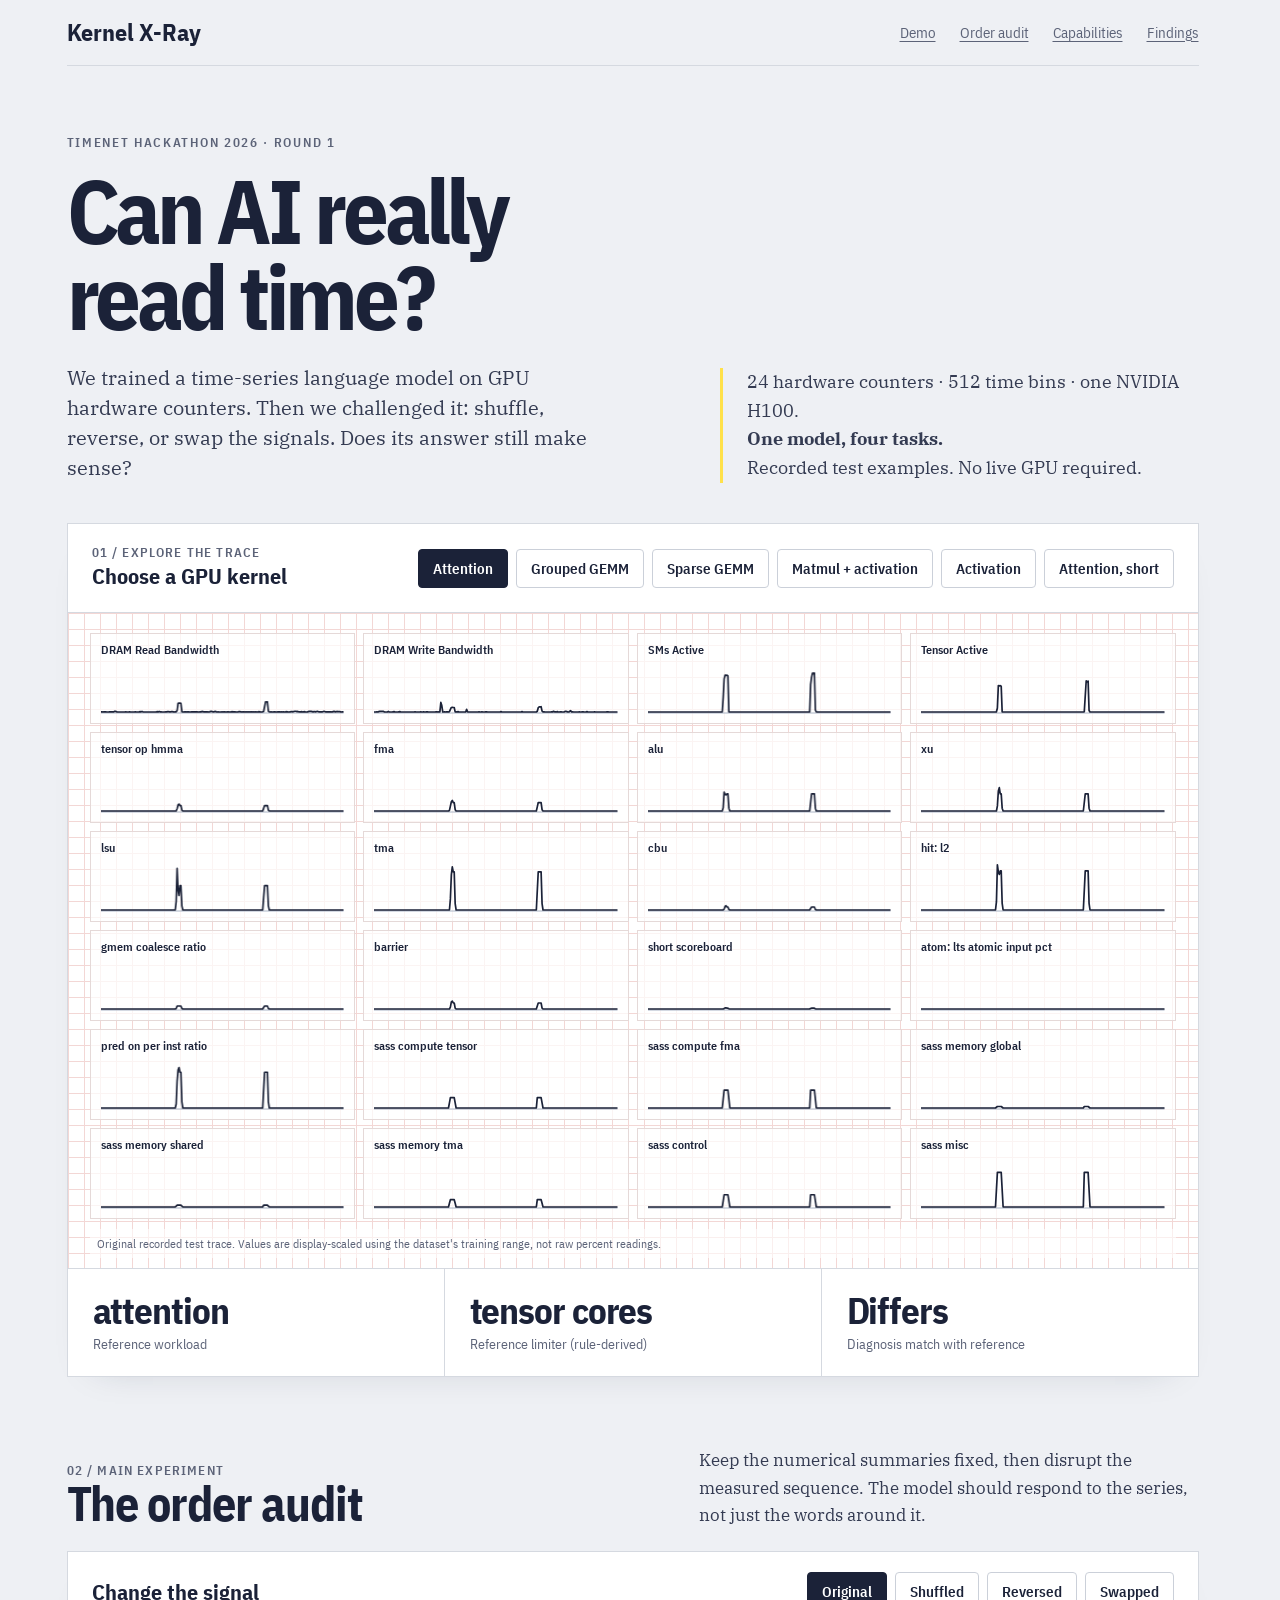
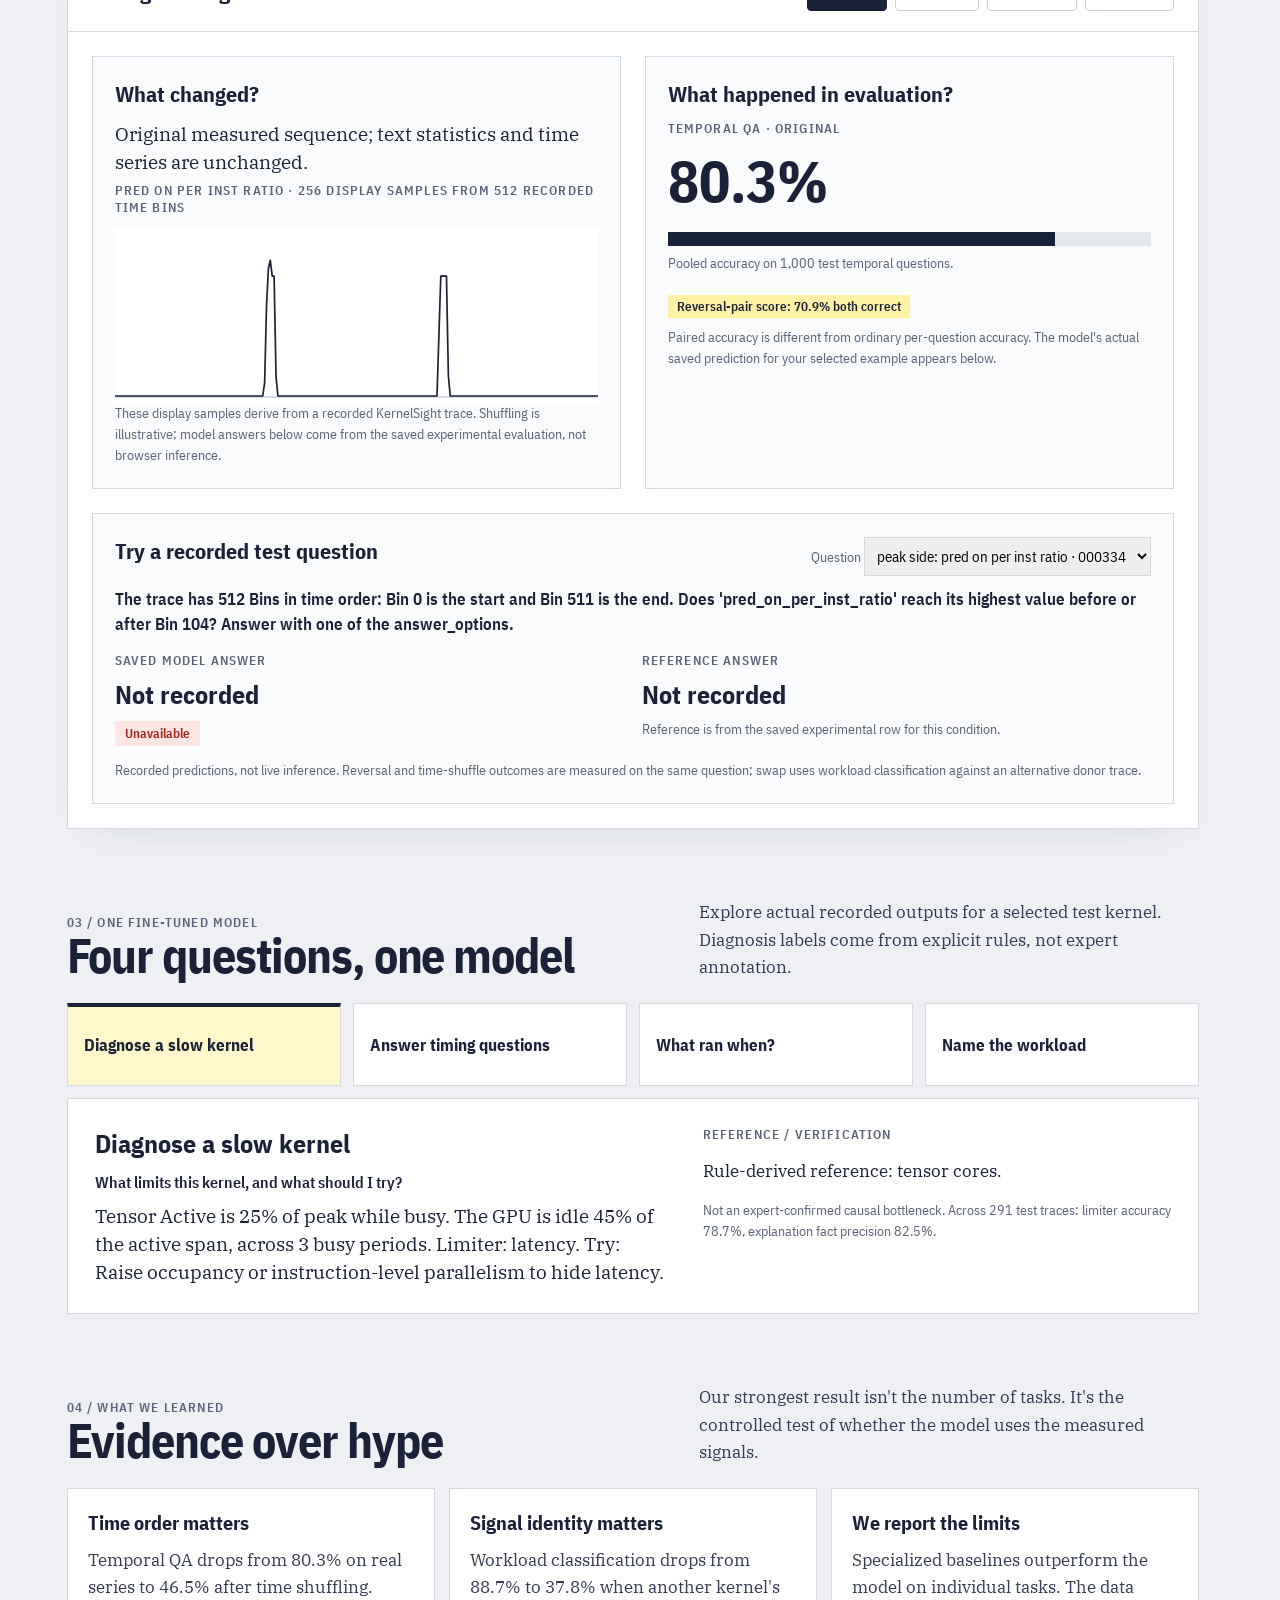
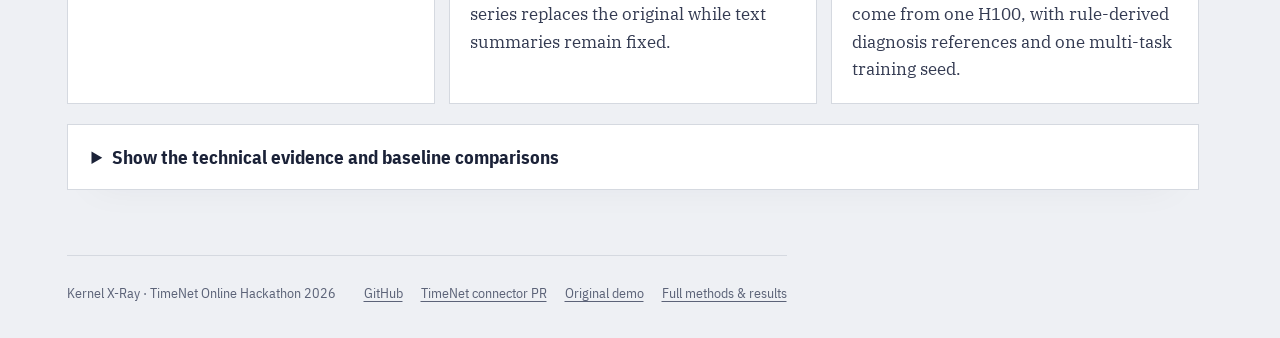
<file: site-v2/index.html>
<!doctype html>
<html lang="en"><head><meta charset="utf-8"><meta name="viewport" content="width=device-width,initial-scale=1">
<title>Kernel X-Ray | Order Audit Demo</title>
<meta name="description" content="A hands-on order audit of a time-series language model on GPU hardware counters.">
<link rel="stylesheet" href="kx.css">
<link rel="preconnect" href="https://fonts.googleapis.com"><link rel="preconnect" href="https://fonts.gstatic.com" crossorigin>
<link href="https://fonts.googleapis.com/css2?family=IBM+Plex+Sans+Condensed:wght@400;500;600;700&family=IBM+Plex+Serif:wght@400;500;600&family=IBM+Plex+Mono:wght@400;500&display=swap" rel="stylesheet">
<style>
:root{--yellow:#ffe14a}html{scroll-behavior:smooth}body{background:#eef0f4}button{cursor:pointer}
.container{max-width:1180px;margin:auto;padding:0 24px}
header{height:66px;display:flex;align-items:center;justify-content:space-between;gap:20px;border-bottom:1px solid var(--line);font-family:var(--sans)}
.brand{font-size:24px;font-weight:700;text-decoration:none}nav{display:flex;gap:24px;color:var(--muted);font-size:15px}
.hero{padding:68px 0 40px;display:grid;grid-template-columns:1.12fr .88fr;gap:45px;align-items:end}
.eyebrow{font:600 13px var(--sans);letter-spacing:.13em;text-transform:uppercase;color:var(--muted)}
h1{font:700 clamp(52px,7vw,92px)/.96 var(--sans);letter-spacing:-.048em;margin:17px 0 23px;max-width:720px}
h2{font:650 clamp(32px,4vw,48px)/1.04 var(--sans);letter-spacing:-.022em}
.subtitle{font:20px/1.5 var(--serif);max-width:520px;color:var(--body)}
.heroaside{border-left:3px solid var(--yellow);padding-left:24px;font:18px/1.6 var(--serif);color:var(--body)}
.kicker{font:600 13px var(--sans);color:var(--muted);letter-spacing:.09em;text-transform:uppercase}
.sheetv{background:white;border:1px solid var(--line);box-shadow:0 16px 36px -30px #19233c40}
.barhead{padding:20px 24px;display:flex;gap:16px;align-items:center;justify-content:space-between;border-bottom:1px solid var(--line);flex-wrap:wrap}
.barhead strong{font:650 22px var(--sans)}.helper{font:14px var(--sans);color:var(--muted)}
.controlrow{display:flex;flex-wrap:wrap;gap:8px}
.pill{font:600 15px var(--sans);padding:9px 14px;border:1px solid #cbd0d9;background:white;border-radius:4px}
.pill[aria-pressed=true]{background:#1b2238;border-color:#1b2238;color:white}
.traced{padding:20px 22px 10px;background-color:#fff;background-image:linear-gradient(#f3d7d5 1px,transparent 1px),linear-gradient(90deg,#f3d7d5 1px,transparent 1px);background-size:16px 16px}
.traces{display:grid;grid-template-columns:repeat(4,minmax(0,1fr));gap:8px;min-width:0}
.trace{min-width:0;padding:8px 10px 4px;background:#ffffffb8;border:1px solid #e5d9d8}
.trace label{display:block;font:600 12px var(--sans);white-space:nowrap;overflow:hidden;text-overflow:ellipsis}
.trace canvas{display:block;width:100%;height:62px}
.tracenote{margin-top:10px;font:12px var(--sans);color:var(--muted);background:#fff9;padding:7px}
.stats{display:grid;grid-template-columns:repeat(3,1fr);gap:1px;background:var(--line);border-top:1px solid var(--line)}
.stat{background:white;padding:23px 25px}.stat big{display:block;font:700 37px/.98 var(--sans);letter-spacing:-.03em}.stat span{font:14px var(--sans);color:var(--muted);display:block;margin-top:7px}
.section{padding:70px 0 0}.sectiontop{display:flex;justify-content:space-between;gap:30px;align-items:end;margin-bottom:22px}.sectiontop p{max-width:500px;color:var(--body)}
.audit{display:grid;grid-template-columns:1fr 1fr;gap:24px;padding:24px}
.audit h3{font:650 22px var(--sans);margin:0 0 12px}.subbox{border:1px solid var(--line);padding:22px;background:#fafbfc}
.metric{font:700 58px/1 var(--sans);margin:15px 0 9px}.note{font:14px/1.5 var(--sans);color:var(--muted)}
.compare{height:14px;background:#e5e8ed;margin:22px 0 7px;overflow:hidden}.fill{height:100%;background:#19223b;transition:width .2s}
.question{font:600 16px var(--sans);margin:10px 0}.answer{font:19px/1.48 var(--serif);min-height:62px}
.pairflag{display:inline-block;background:#fff2a5;padding:3px 9px;font:600 13px var(--sans)}
.cards{display:grid;grid-template-columns:repeat(4,1fr);gap:12px}.taskcard{border:1px solid var(--line);background:white;text-align:left;padding:16px;font:650 17px var(--sans);min-height:83px}.taskcard[aria-pressed=true]{border-top:4px solid #1b2238;padding-top:13px;background:#fff8cb}
.taskbody{background:white;border:1px solid var(--line);padding:27px;margin-top:12px;display:grid;grid-template-columns:1.1fr .9fr;gap:36px}.taskbody h3{font:700 26px var(--sans);margin:0 0 12px}
.timeline{height:30px;display:flex;overflow:hidden;border:1px solid #cdd3de;margin-top:15px}.timeline span{font:12px var(--sans);min-width:0;overflow:hidden;white-space:nowrap;text-align:center;padding-top:5px}.timeline .idle{background:#edf0f3}.timeline .active{background:#ffe14a}.timeline .unknown{background:#dfd4e5}
.takeaway{display:grid;grid-template-columns:repeat(3,1fr);gap:14px}.takeaway article{background:white;border:1px solid var(--line);padding:20px}.takeaway strong{font:650 20px var(--sans)}.takeaway p{margin-top:9px;color:var(--body)}
footer{margin-top:65px;border-top:1px solid var(--line);padding:28px 0 45px;display:flex;justify-content:space-between;gap:20px;flex-wrap:wrap;font:14px var(--sans);color:var(--muted)}
.links{display:flex;gap:18px;flex-wrap:wrap}a{color:inherit}
@media(max-width:850px){.hero,.audit,.taskbody{grid-template-columns:1fr}.traces{grid-template-columns:repeat(3,minmax(0,1fr))}.cards{grid-template-columns:repeat(2,1fr)}.takeaway{grid-template-columns:1fr}.hero{padding-top:38px}}
@media(max-width:560px){.container{padding:0 14px}header{height:auto;min-height:64px}nav{gap:10px}.heroaside{font-size:16px}.traces{grid-template-columns:repeat(2,minmax(0,1fr))}.stats{grid-template-columns:1fr}.section{padding-top:45px}.sectiontop{display:block}.sectiontop p{margin-top:10px}.barhead{padding:16px}.audit{padding:14px}.metric{font-size:46px}.stat{padding:16px}}
.prediction-grid{display:grid;grid-template-columns:1fr 1fr;gap:18px}.resultpill{font:600 13px var(--sans);padding:4px 10px;background:#e1f2e5;color:#256038;display:inline-block}.resultpill.bad{background:#fde5e3;color:#a3221a}.tlrow{margin:11px 0}.tlrow .tlname{font:600 13px var(--sans);margin-bottom:5px}.tlbars{height:28px;display:flex;overflow:hidden;border:1px solid #cdd3de}.tlbars span{overflow:hidden;text-align:center;white-space:nowrap;font:11px var(--sans);padding-top:4px}.tlbars .idle{background:#e5e9ee}.tlbars .active{background:#ffdf58}.tlbars .unknown{background:#dccde9}@media(max-width:650px){.prediction-grid{grid-template-columns:1fr}} 
</style></head>
<body>
<div class="container"><header>
<a class="brand" href="#top">Kernel X-Ray</a>
<nav aria-label="Main navigation"><a href="#demo">Demo</a><a href="#audit">Order audit</a><a href="#capabilities">Capabilities</a><a href="#results">Findings</a></nav>
</header>
<section class="hero" id="top"><div><div class="eyebrow">TimeNet Hackathon 2026 · Round 1</div><h1>Can AI really<br>read time?</h1><p class="subtitle">We trained a time-series language model on GPU hardware counters. Then we challenged it: shuffle, reverse, or swap the signals. Does its answer still make sense?</p></div>
<div class="heroaside">24 hardware counters · 512 time bins · one NVIDIA H100.<br><strong>One model, four tasks.</strong><br>Recorded test examples. No live GPU required.</div>
</section>
<section class="sheetv" id="demo">
<div class="barhead"><div><div class="kicker">01 / Explore the trace</div><strong>Choose a GPU kernel</strong></div><div class="controlrow" id="kernels"></div></div>
<div class="traced"><div class="traces" id="traces" aria-label="GPU hardware-counter traces"></div><p class="tracenote">Original recorded test trace. Values are display-scaled using the dataset's training range, not raw percent readings.</p></div>
<div class="stats"><div class="stat"><big id="type">—</big><span>Reference workload</span></div><div class="stat"><big id="limiter">—</big><span>Reference limiter (rule-derived)</span></div><div class="stat"><big id="agreement">—</big><span>Diagnosis match with reference</span></div></div>
</section>
<section class="section" id="audit"><div class="sectiontop"><div><div class="kicker">02 / Main experiment</div><h2>The order audit</h2></div><p>Keep the numerical summaries fixed, then disrupt the measured sequence. The model should respond to the series, not just the words around it.</p></div>
<div class="sheetv"><div class="barhead"><strong>Change the signal</strong><div class="controlrow" id="conditions"></div></div>
<div class="audit">
<div class="subbox"><h3>What changed?</h3><p id="condition-desc" class="answer"></p><div class="kicker" id="audit-counter">Counter signal (256 display samples)</div><canvas id="auditplot" width="500" height="172" style="display:block;width:100%;max-height:175px;background:#fff;margin-top:12px"></canvas><p class="note">These display samples derive from a recorded KernelSight trace. Shuffling is illustrative; model answers below come from the saved experimental evaluation, not browser inference.</p></div>
<div class="subbox"><h3>What happened in evaluation?</h3><div class="kicker" id="metric-title">Temporal QA, real</div><div class="metric" id="metric">80.3%</div><div class="compare"><div class="fill" id="metricbar" style="width:80.3%"></div></div><p class="note" id="metric-desc">Pooled accuracy on 1,000 temporal questions in the held-out grouped test set.</p><p style="margin-top:18px"><span class="pairflag">Reversal-pair score: 70.9% both correct</span></p><p class="note" style="margin-top:8px">Paired accuracy is different from ordinary per-question accuracy. The model's actual saved prediction for your selected example appears below.</p></div>
</div>
<div class="audit" style="padding-top:0"><div class="subbox" style="grid-column:1/-1">
<div style="display:flex;align-items:center;justify-content:space-between;gap:12px;flex-wrap:wrap"><h3>Try a recorded test question</h3><label class="helper">Question <select id="auditquestion" style="font:15px var(--sans);padding:8px;border:1px solid var(--line);max-width:100%"></select></label></div>
<p id="auditprompt" class="question" style="font-size:17px;line-height:1.45;margin:10px 0 16px"></p>
<div class="prediction-grid"><div><div class="kicker">Saved model answer</div><strong id="modelanswer" style="font:700 26px var(--sans);display:block;margin:8px 0"></strong><span class="resultpill" id="answerstatus"></span></div>
<div><div class="kicker">Reference answer</div><strong id="referenceanswer" style="font:700 26px var(--sans);display:block;margin:8px 0"></strong><p id="donornote" class="note"></p></div></div>
<p class="note" style="margin-top:14px">Recorded predictions, not live inference. Reversal and time-shuffle outcomes are measured on the same question; swap uses workload classification against an alternative donor trace.</p>
</div></div></div></section>
<section class="section" id="capabilities"><div class="sectiontop"><div><div class="kicker">03 / One fine-tuned model</div><h2>Four questions, one model</h2></div><p>Explore actual recorded outputs for a selected test kernel. Diagnosis labels come from explicit rules, not expert annotation.</p></div>
<div class="cards" id="tasks"></div>
<div class="taskbody"><div><h3 id="tasktitle"></h3><p class="question" id="taskquestion"></p><div class="answer" id="taskanswer"></div><div id="timeline" style="margin-top:14px" hidden></div></div><div><div class="kicker">Reference / verification</div><p style="margin-top:15px" id="taskreference"></p><p class="note" id="taskcaveat" style="margin-top:15px"></p></div></div></section>
<section class="section" id="results"><div class="sectiontop"><div><div class="kicker">04 / What we learned</div><h2>Evidence over hype</h2></div><p>Our strongest result isn't the number of tasks. It's the controlled test of whether the model uses the measured signals.</p></div>
<div class="takeaway"><article><strong>Time order matters</strong><p>Temporal QA drops from 80.3% on real series to 46.5% after time shuffling.</p></article><article><strong>Signal identity matters</strong><p>Workload classification drops from 88.7% to 37.8% when another kernel's series replaces the original while text summaries remain fixed.</p></article><article><strong>We report the limits</strong><p>Specialized baselines outperform the model on individual tasks. The data come from one H100, with rule-derived diagnosis references and one multi-task training seed.</p></article></div>
<div class="sheetv" style="margin-top:20px;padding:20px 24px"><details>
<summary style="cursor:pointer;font:650 19px var(--sans)">Show the technical evidence and baseline comparisons</summary>
<p style="margin:15px 0;color:var(--body)">One OpenTSLM-Flamingo fine-tune on Gemma 3 4B; 6,158 questions per epoch across four tasks, two epochs, ~64 minutes of H100 training. Data: 1,444 H100 traces (24 channels × 512 bins); grouped split 862 train / 291 validation / 291 test snapshots, with no Problem crossing partitions.</p>
<div style="overflow-x:auto"><table style="border-collapse:collapse;width:100%;font:15px var(--sans)"><thead><tr><th style="padding:9px;text-align:left;border-bottom:1px solid var(--line)">Task / metric</th><th style="padding:9px;text-align:left;border-bottom:1px solid var(--line)">Fine-tuned LLM</th><th style="padding:9px;text-align:left;border-bottom:1px solid var(--line)">Specialized baseline</th></tr></thead><tbody>
<tr><td style="padding:9px;border-bottom:1px solid var(--line)">Diagnosis · right limiter</td><td>78.7%</td><td>93.8% · LR on summary statistics</td></tr>
<tr><td style="padding:9px;border-bottom:1px solid var(--line)">Segmentation · timeline-bin accuracy</td><td>89.7%</td><td>94.3% · sliding-window LR</td></tr>
<tr><td style="padding:9px;border-bottom:1px solid var(--line)">Temporal QA · pooled accuracy</td><td>80.3%</td><td>88.3% · order-aware trees</td></tr>
<tr><td style="padding:9px">Classification · balanced accuracy</td><td>74.7%</td><td>81.1% · MiniRocket</td></tr></tbody></table></div>
<p class="note" style="margin-top:14px">The released dataset's official split mixes variants of the same Problem across training and testing, producing optimistic scores; the project uses a Problem-grouped split instead. All demonstrations use committed predictions, not a live GPU model. Limitations: one GPU family, one main training seed, and rule-derived diagnosis labels. <a href="https://github.com/Nawaf-TBE/kernel-xray/blob/main/README.md">Full methodology and evidence</a>.</p>
</details></div>
</section>
<footer><span>Kernel X-Ray · TimeNet Online Hackathon 2026</span><div class="links"><a href="https://github.com/Nawaf-TBE/kernel-xray">GitHub</a><a href="https://github.com/OpenTSLM/TimeNet/pull/835">TimeNet connector PR</a><a href="../site/index.html">Original demo</a><a href="../README.md">Full methods & results</a></div></footer>
</div>

<script src="demo-data.js"></script><script src="audit-records.js"></script>
<script>
(function () {
"use strict";
const KX=window.KX, AUD=window.KX_AUDIT;
const $=id=>document.getElementById(id);
if(!KX || !AUD || !Array.isArray(KX.kernels) || !KX.kernels.length){
  $("traces").textContent="Demo assets are missing. Keep index.html, demo-data.js, audit-records.js and kx.css together.";
  return;
}
let selected=0, condition="Original", task="Diagnosis", raw, temporalIndex=0;
const kernels=KX.kernels, ch=KX.channels;
const nice=s=>String(s||"").replace(/ \[Throughput %\]/g,"").replace(/^pipe: /,"").replace(/^stall: /,"").replace(/_/g," ");
const h=(tag,className,content)=>{let e=document.createElement(tag);if(className)e.className=className;if(content!==undefined)e.textContent=content;return e;};
function decode(k){
 const binary=atob(k.heat), d=new Uint8Array(binary.length);
 for(let i=0;i<binary.length;i++)d[i]=binary.charCodeAt(i);
 if(d.length!==ch.length*256)throw Error("Invalid bundled trace length");
 return d;
}
function series(a,index){return a.slice(index*256,(index+1)*256);}
function plot(canvas,values){
 if(!canvas||!values)return;
 const width=Math.max(100,canvas.getBoundingClientRect().width||250);
 const height=Math.max(55,canvas.getBoundingClientRect().height||65);
 const scale=Math.min(2,window.devicePixelRatio||1);
 canvas.width=Math.round(width*scale);canvas.height=Math.round(height*scale);
 const c=canvas.getContext("2d");if(!c)return;
 c.setTransform(scale,0,0,scale,0,0);c.clearRect(0,0,width,height);
 c.strokeStyle="#aab4c5";c.lineWidth=1;c.beginPath();c.moveTo(0,height-6);c.lineTo(width,height-6);c.stroke();
 c.strokeStyle="#1b2238";c.lineWidth=1.7;c.lineJoin="round";c.beginPath();
 for(let i=0;i<values.length;i++){
   const x=i/(values.length-1)*width, y=height-7-(values[i]/255)*(height-14);
   i?c.lineTo(x,y):c.moveTo(x,y);
 }c.stroke();
}
function current(){return AUD.data[kernels[selected].id]||{};}
function chooseKernel(i){
 selected=i;temporalIndex=0;raw=decode(kernels[i]); renderKernelButtons();renderTraces();
 $("type").textContent=kernels[i].workload;
 $("limiter").textContent=kernels[i].limiter;
 $("agreement").textContent=kernels[i].model&&kernels[i].model.diag_ok?"Agrees":"Differs";
 renderQuestionOptions();renderAudit();renderTask();
}
function renderKernelButtons(){
 const host=$("kernels");host.replaceChildren();
 kernels.forEach((k,i)=>{
 const b=h("button","pill",k.name);b.title=k.detail||k.name;b.setAttribute("aria-pressed",String(i===selected));
 b.addEventListener("click",()=>chooseKernel(i));host.appendChild(b);
 });
}
function renderTraces(){
 const host=$("traces");host.replaceChildren();
 for(let i=0;i<ch.length;i++){
 const box=h("div","trace"),lab=h("label","",nice(ch[i])),c=document.createElement("canvas");
 lab.title=ch[i];box.append(lab,c);host.append(box);plot(c,series(raw,i));
 }
}
function shuffle(values){
 let p=Array.from({length:values.length},(_,i)=>i),seed=24681357;
 for(let i=p.length-1;i>0;i--){seed=(Math.imul(seed,1664525)+1013904223)>>>0;let j=seed%(i+1);[p[i],p[j]]=[p[j],p[i]];}
 return p.map(i=>values[i]);
}
function question(){return current().temporal?.[temporalIndex]||null;}
function renderQuestionOptions(){
 const host=$("auditquestion");host.replaceChildren();
 const rows=current().temporal||[];
 rows.forEach((r,i)=>{let opt=h("option","",r.type.replace(/_/g," ")+": "+nice(r.channel)+" · "+r.id.split("/").pop());opt.value=String(i);host.append(opt);});
 if(rows.length)host.value=String(temporalIndex);
 host.disabled=condition==="Swapped";
}
function drawAudit(){
 if(!raw)return;
 let a=raw,idx=3,cap="Original recorded series (display-scaled).";
 const q=question();
 if(condition==="Swapped"){
   // Donor's exact trace is not bundled; draw a representative *different* held-out demo kernel.
   const k=kernels.find((k,i)=>i!==selected && k.workload!==kernels[selected].workload)||kernels[(selected+1)%kernels.length];
   a=decode(k);idx=3;cap="Representative alternative demo kernel (not the exact evaluation donor).";
 }else if(q){idx=Math.max(0,ch.indexOf(q.channel));cap=nice(ch[idx])+" · 256 display samples from 512 recorded time bins";}
 let values=Array.from(series(a,idx));
 if(condition==="Reversed")values.reverse();
 if(condition==="Shuffled")values=shuffle(values);
 $("audit-counter").textContent=cap;
 plot($("auditplot"),values);
}
const summary={
 Original:["Temporal QA · original",80.3,"Pooled accuracy on 1,000 test temporal questions."],
 Shuffled:["Temporal QA · time-shuffled",46.5,"Pooled accuracy under the committed shuffled-input control; scoring uses the experiment's own reference policy."],
 Reversed:["Trend reversal · paired",70.9,"Both-correct accuracy on reversal-sensitive real/reversed trend pairs, not pooled accuracy."],
 Swapped:["Workload type · swapped",37.8,"Accuracy against the original workload when the model receives a different kernel's counters (original classification accuracy: 88.7%)."]
};
function renderAudit(){
 const s=summary[condition];
 $("condition-desc").textContent=({
  Original:"Original measured sequence; text statistics and time series are unchanged.",
  Shuffled:"The same values, reordered in time. Does the model continue to answer correctly?",
  Reversed:"The same values read backward. On direction-sensitive questions the correct answer flips.",
  Swapped:"Measured series from a different workload while the original trace's text summary stays fixed."
 })[condition];
 $("metric-title").textContent=s[0];$("metric").textContent=s[1].toFixed(1)+"%";
 $("metricbar").style.width=s[1]+"%";$("metric-desc").textContent=s[2];
 document.querySelectorAll("#conditions button").forEach(b=>b.setAttribute("aria-pressed",String(b.textContent===condition)));
 renderQuestionOptions();drawAudit();
 let pred=null, prompt="";
 if(condition==="Swapped"){
   pred=current().classification?.swapped;
   prompt="Which workload type dominates the trace? The model sees a replacement series, but the original text summary.";
 }else{
   const r=question();pred=r?.predictions?.[condition.toLowerCase()];
   prompt=r?.prompt||"No compatible recorded temporal question for this trace.";
 }
 $("auditprompt").textContent=prompt;
 $("modelanswer").textContent=pred?.output??"Not recorded";
 $("referenceanswer").textContent=pred?.answer??"Not recorded";
 const correct=pred&&String(pred.output).trim()===String(pred.answer).trim();
 $("answerstatus").textContent=pred?(correct?"Correct for this condition":"Incorrect for this condition"):"Unavailable";
 $("answerstatus").className="resultpill"+(correct?"":" bad");
 $("donornote").textContent=condition==="Swapped"?(pred?.donor_answer?"Donor's workload: "+pred.donor_answer+". Model response is compared to original answer: "+pred.answer+".":"Exact donor series not bundled in this demo."):"Reference is from the saved experimental row for this condition.";
}
function renderConditionButtons(){
 const host=$("conditions");host.replaceChildren();
 for(const c of ["Original","Shuffled","Reversed","Swapped"]){
  const b=h("button","pill",c);b.addEventListener("click",()=>{condition=c;renderAudit();});host.append(b);
 }
}
const tasks={Diagnosis:"Diagnose a slow kernel",Temporal:"Answer timing questions",Segmentation:"What ran when?",Classification:"Name the workload"};
function renderTaskButtons(){
 const host=$("tasks");host.replaceChildren();
 for(const [key,label] of Object.entries(tasks)){
  const b=h("button","taskcard",label);b.setAttribute("aria-pressed",String(task===key));b.addEventListener("click",()=>{task=key;renderTask();});host.append(b);
 }
}
function timelineBar(name,content){
 const wrap=h("div","tlrow"),lab=h("div","tlname",name),bar=h("div","tlbars");
 let steps=String(content||"").split(";").map(p=>p.trim()).filter(Boolean).map(t=>{
 const m=/^(\d+)\s+(.+)$/.exec(t);return m?{start:Number(m[1]),label:m[2]}:null;
 }).filter(Boolean).sort((a,b)=>a.start-b.start);
 steps.forEach((p,i)=>{
   let end=i+1<steps.length?steps[i+1].start:512;
   if(end<=p.start||p.start>=512)return;
   const e=h("span",p.label==="idle"?"idle":p.label==="unlabeled"?"unknown":"active",p.label);
   e.style.width=Math.max(0,(Math.min(512,end)-p.start)/512*100)+"%";
   e.title="Bins "+p.start+"–"+(Math.min(512,end)-1)+": "+p.label;
   bar.append(e);
 });
 wrap.append(lab,bar);return wrap;
}
function renderTask(){
 const k=kernels[selected],m=current(),q=question();
 $("tasktitle").textContent=tasks[task];
 document.querySelectorAll("#tasks button").forEach(b=>b.setAttribute("aria-pressed",String(b.textContent===tasks[task])));
 $("timeline").replaceChildren();$("timeline").hidden=true;
 let questionText="",answer="",reference="",caveat="";
 if(task==="Diagnosis"){
   questionText="What limits this kernel, and what should I try?";
   answer=m.diagnosis?.real?.output||k.model?.diagnosis||"Not recorded";
   reference="Rule-derived reference: "+k.limiter+".";
   caveat="Not an expert-confirmed causal bottleneck. Across 291 test traces: limiter accuracy 78.7%, explanation fact precision 82.5%.";
 }
 if(task==="Temporal"){
   questionText=q?.prompt||"No temporal question";
   answer=q?.predictions?.real?.output||"Not recorded";
   reference="Reference: "+(q?.predictions?.real?.answer||"Not recorded");
   caveat="Select another question above to compare real and modified-input predictions.";
 }
 if(task==="Classification"){
   questionText="Which workload type dominates the trace?";
   answer=m.classification?.real?.output||k.model?.workload||"Not recorded";
   reference="Reference: "+k.workload+".";
   caveat="On the grouped test: 88.7% accuracy, 74.7% balanced accuracy. MiniRocket achieves 81.1% balanced accuracy.";
 }
 if(task==="Segmentation"){
   const r=m.segmentation?.real;
   questionText="Write a timeline of workloads in 16-bin steps.";
   answer=r?.output||"Not recorded";
   reference="Reference: "+(r?.answer||"Not recorded");
   caveat="Actual model-generated and reference timelines below. Aggregate model accuracy: 89.7% of timeline bins.";
   $("timeline").hidden=false;
   if(r){$("timeline").append(timelineBar("Model timeline",r.output),timelineBar("Reference timeline",r.answer));}
 }
 $("taskquestion").textContent=questionText;$("taskanswer").textContent=answer;
 $("taskreference").textContent=reference;$("taskcaveat").textContent=caveat;
}
$("auditquestion").addEventListener("change",e=>{temporalIndex=Number(e.target.value)||0;renderAudit();renderTask();});
window.addEventListener("resize",()=>{if(raw){renderTraces();drawAudit();}});
renderConditionButtons();renderTaskButtons();chooseKernel(0);
})();
</script></body></html>
</file>
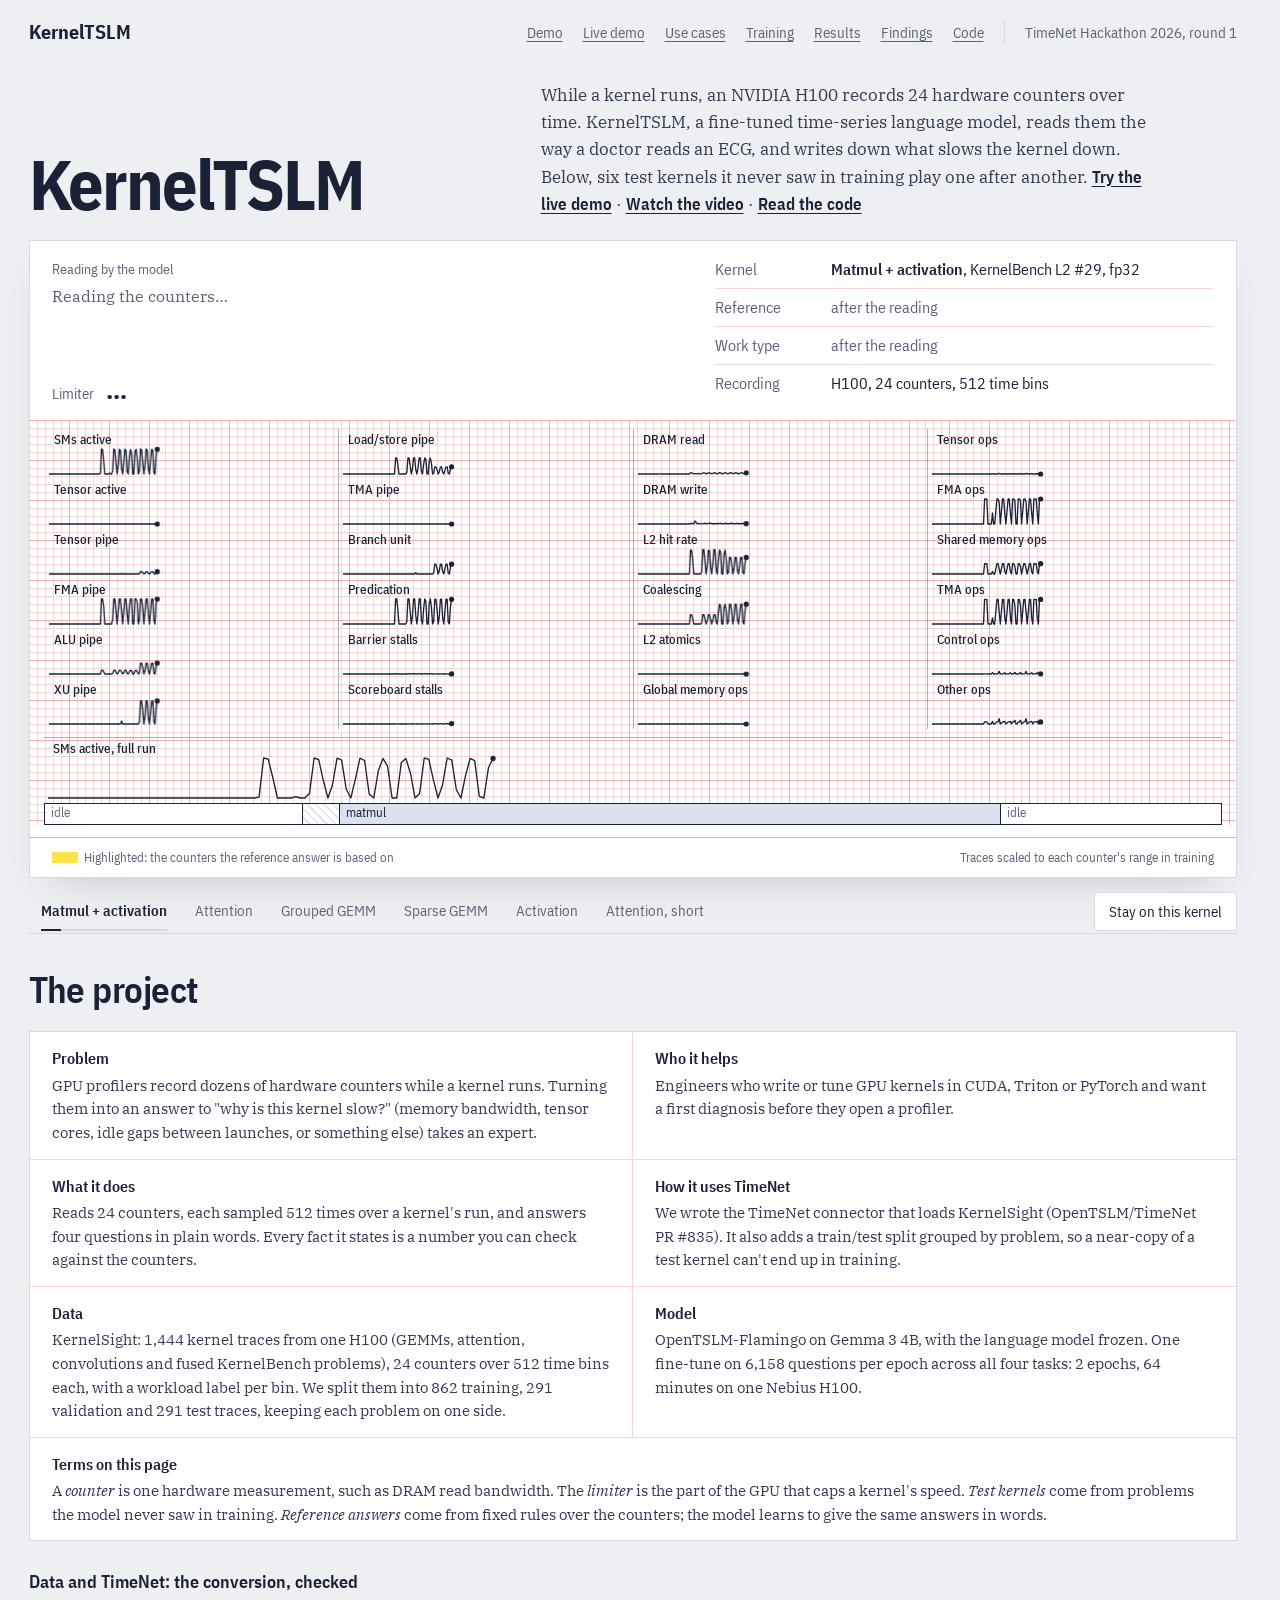
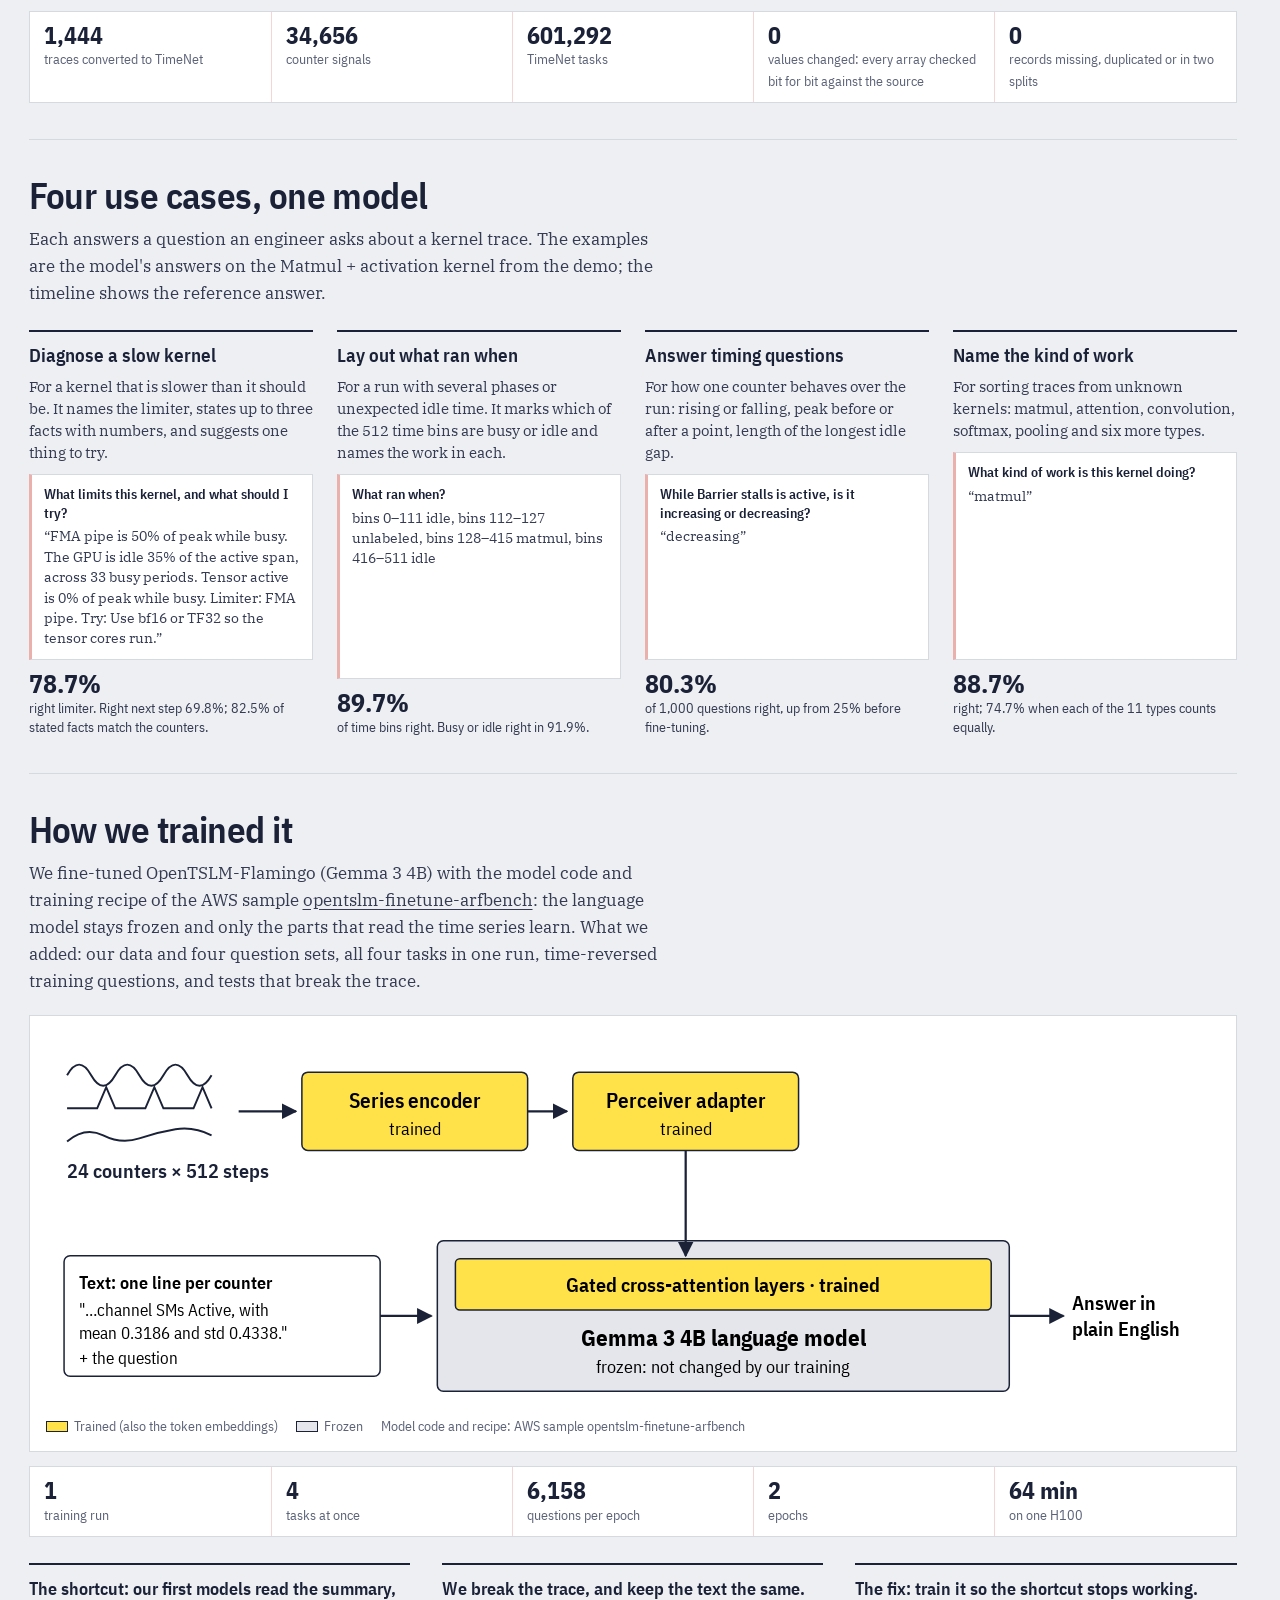
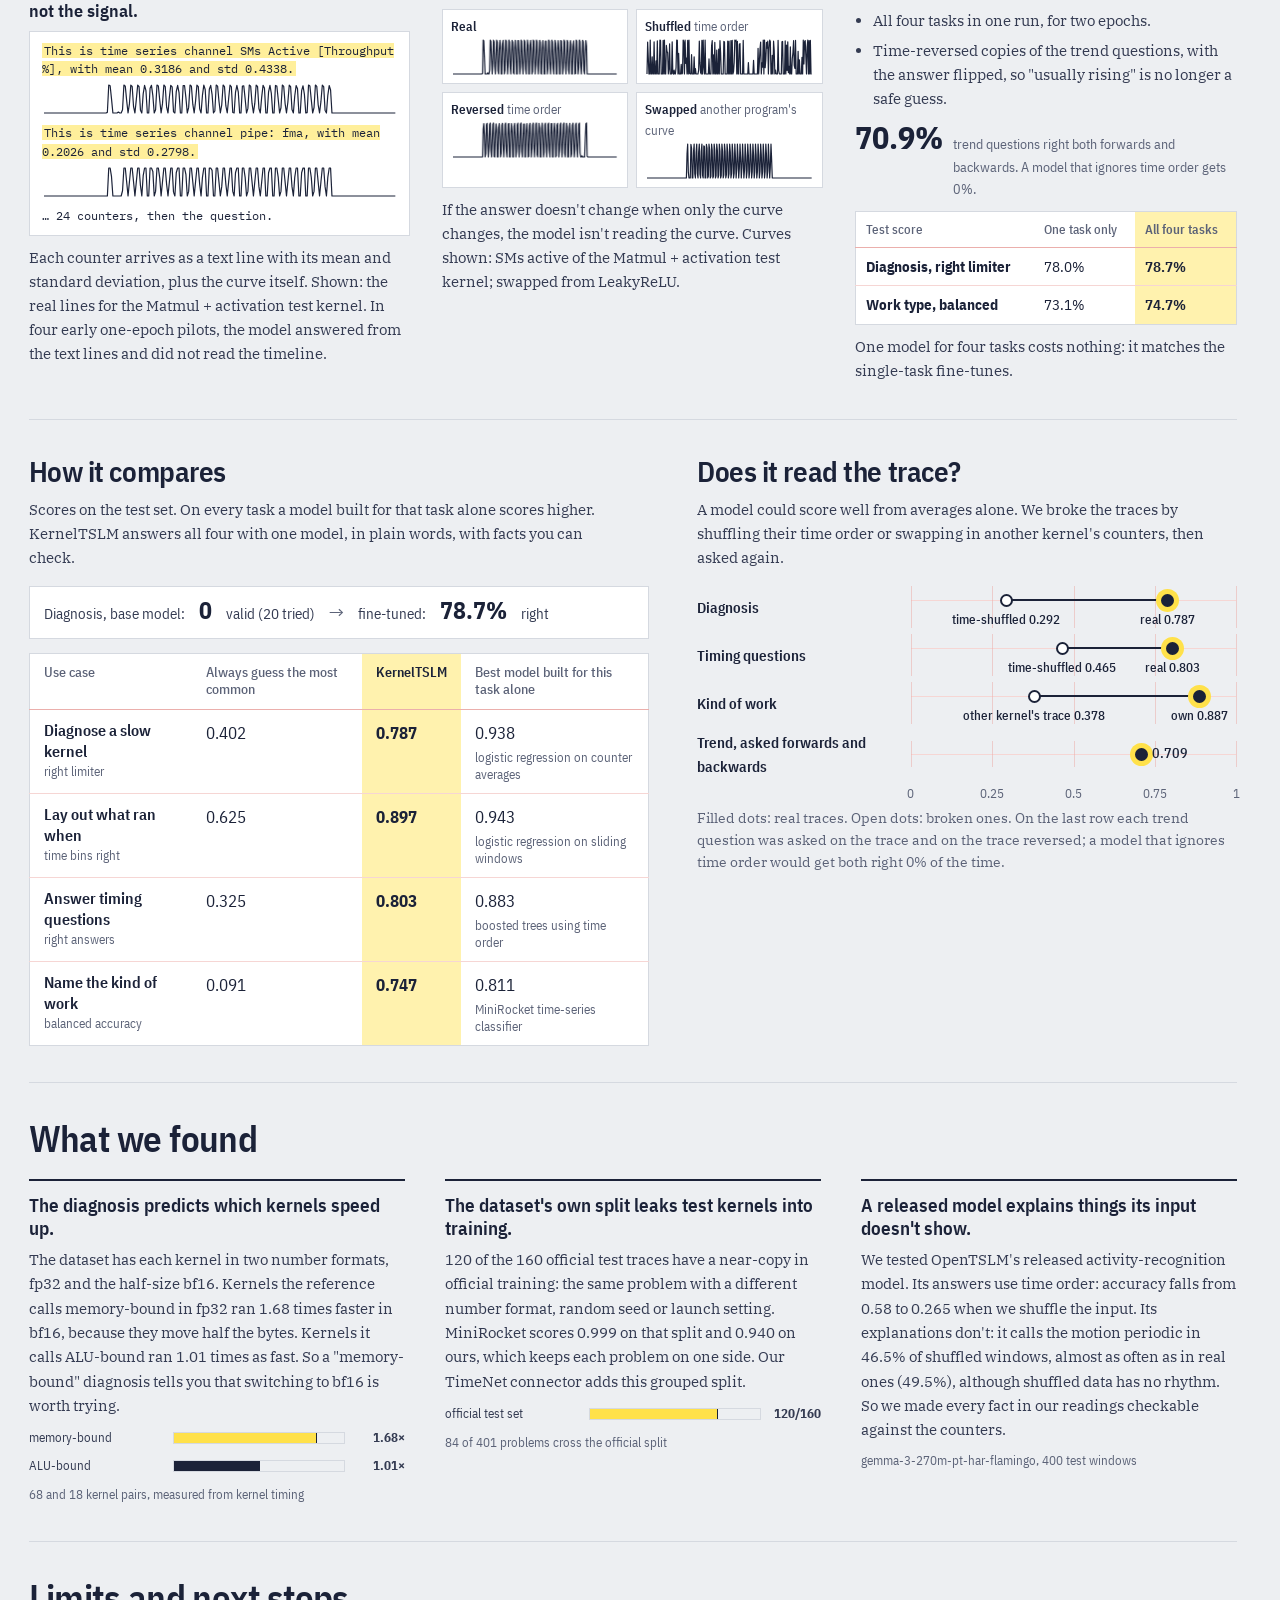
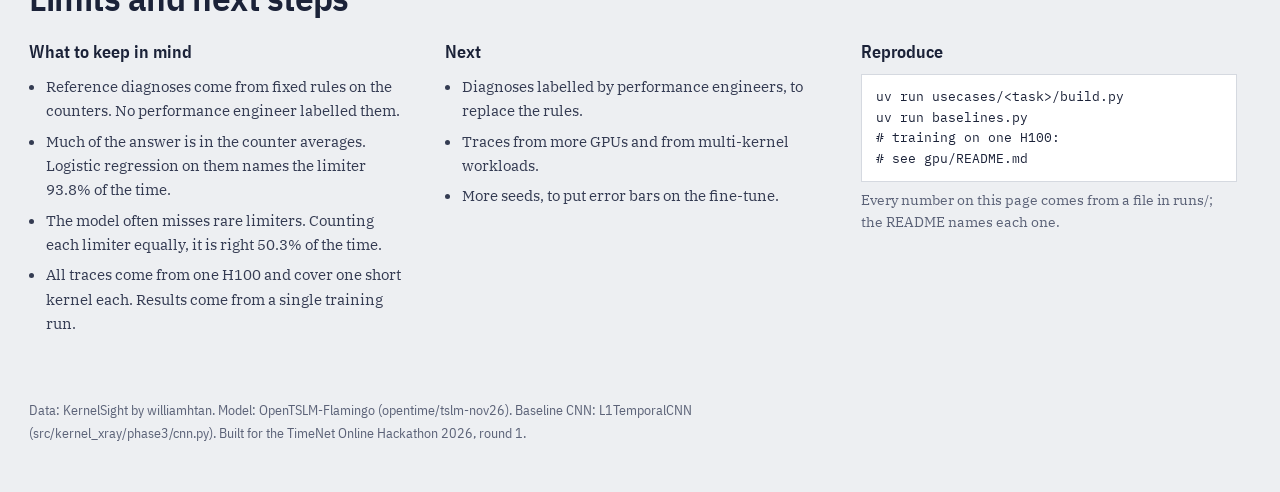
<file: site/index.html>
<!doctype html>
<html lang="en">
<head>
<meta charset="utf-8">
<meta name="viewport" content="width=device-width, initial-scale=1">
<title>KernelTSLM</title>
<meta name="description" content="A time-series language model that reads a GPU kernel's hardware counters and writes down what limits it. TimeNet Hackathon 2026, round 1.">
<link rel="preconnect" href="https://fonts.googleapis.com">
<link rel="preconnect" href="https://fonts.gstatic.com" crossorigin>
<link rel="stylesheet" href="https://fonts.googleapis.com/css2?family=IBM+Plex+Sans+Condensed:wght@400;500;600;700&family=IBM+Plex+Serif:ital,wght@0,400;0,500;1,400&family=IBM+Plex+Mono:wght@400&display=swap">
<link rel="stylesheet" href="kx.css">
<style>
/* KernelTSLM on one page. Chart-paper system from kx.css: the live demo is the hero, the write-up follows. */
/* One page: title, then the live demo, then the write-up */
.intro { display: grid; grid-template-columns: minmax(0, 0.8fr) minmax(0, 1.2fr); gap: 12px 48px; align-items: end; padding-block: 18px 22px; }
.intro h1 { font-family: var(--sans); font-weight: 700; font-size: clamp(2.6rem, 6vw, 4.4rem); line-height: 0.95; letter-spacing: -0.03em; }
.intro p { max-width: 62ch; color: var(--body); }
.intro p a { color: var(--ink); font-family: var(--sans); font-weight: 600; }

/* Live demo: the chart sheet */
.sheet { background: var(--paper); border: 1px solid var(--line); box-shadow: 0 18px 40px -28px rgba(27,34,56,.35); }
.shead { display: grid; grid-template-columns: minmax(0, 1.25fr) minmax(0, 1fr); gap: 20px 40px; padding: 16px 22px 14px; border-bottom: 1px solid var(--major); }
.who { font-family: var(--sans); font-size: 0.9rem; color: var(--muted); }
.rtext { margin-top: 4px; font-size: 1rem; line-height: 1.55; min-height: 5.4em; max-width: 64ch; }
.rtext .try { display: block; margin-top: 6px; font-style: italic; }
.wait { color: var(--muted); }
.lim { display: flex; align-items: baseline; gap: 12px; margin-top: 6px; font-family: var(--sans); }
.lim span { color: var(--muted); font-size: 0.95rem; }
.lim strong { font-weight: 700; font-size: 1.6rem; line-height: 1.1; letter-spacing: -0.01em; }
.meta { display: grid; gap: 6px; align-content: start; font-family: var(--sans); font-size: 0.98rem; }
.meta div { display: grid; grid-template-columns: 6.5rem minmax(0, 1fr); gap: 12px; padding-bottom: 6px; border-bottom: 1px solid var(--minor); }
.meta div:last-child { border-bottom: 0; }
.meta dt { color: var(--muted); }
.meta dd { min-height: 1.6em; }
.meta dd b { font-weight: 600; }
.ok, .no { font-weight: 500; }
.ok { color: var(--right); } .no { color: var(--wrong); }

/* Leads on grid paper */
.leads { display: grid; grid-template-columns: repeat(4, minmax(0, 1fr)); padding: 8px 14px 4px; }
.lead { position: relative; height: 50px; border-left: 1px solid rgba(27,34,56,.35); }
.lead:nth-child(4n+1) { border-left-color: transparent; }
.lead canvas, .rhythm canvas { position: absolute; inset: 0; width: 100%; height: 100%; display: block; }
.ln { position: absolute; left: 6px; top: 3px; z-index: 1; font-family: var(--sans); font-size: 0.8rem; font-weight: 500; line-height: 1.2; padding: 0 3px; background: linear-gradient(var(--marker), var(--marker)) no-repeat left / 0% 100%; transition: background-size .45s ease; }
.lead.marked .ln { background-size: 100% 100%; }
.rhythm { position: relative; height: 66px; margin: 4px 14px 0; border-top: 1px solid rgba(27,34,56,.35); }
.bands { display: flex; height: 22px; margin: 0 14px 12px; border: 1px solid var(--ink); }
.bands div { height: 100%; display: flex; align-items: center; padding-left: 6px; font-family: var(--sans); font-size: 0.8rem; white-space: nowrap; overflow: hidden; border-left: 1px solid var(--ink); }
.bands div:first-child { border-left: 0; }
.bands .busy { background: #DCE1EE; }
.bands .idle { background: var(--paper); color: var(--muted); }
.bands .unlabeled { background: repeating-linear-gradient(45deg, #fff 0 4px, #E4E6EB 4px 6px); }
.sfoot { display: flex; justify-content: space-between; gap: 8px 24px; flex-wrap: wrap; padding: 9px 22px; border-top: 1px solid var(--major); font-family: var(--sans); font-size: 0.84rem; color: var(--muted); }
.sfoot i { display: inline-block; width: 26px; height: 11px; background: var(--marker); vertical-align: -1px; margin-right: 6px; }

/* Sheet picker */
.sheets { display: flex; flex-wrap: wrap; align-items: center; gap: 0 4px; margin-top: 12px; font-family: var(--sans); }
.sbtn { position: relative; background: none; border: 0; padding: 8px 12px 10px; cursor: pointer; text-align: left; color: var(--muted); font-size: 0.95rem; }
.sbtn:hover { color: var(--ink); }
.sbtn[aria-current="true"] { color: var(--ink); font-weight: 600; }
.sbtn[aria-current="true"]::after { content: ""; position: absolute; left: 12px; right: 12px; bottom: 2px; height: 2px; background: linear-gradient(90deg, var(--ink) var(--p, 100%), var(--line) var(--p, 100%)); }
.play { margin-left: auto; background: var(--paper); border: 1px solid var(--line); border-radius: 4px; padding: 6px 14px; cursor: pointer; font-size: 0.95rem; }
.play:hover { border-color: var(--ink); }

/* Fact sheet */
.block { padding-block: 36px; border-top: 1px solid var(--line); }
.facts { margin-top: 22px; background: var(--paper); border: 1px solid var(--line); display: grid; grid-template-columns: repeat(2, minmax(0, 1fr)); }
.facts div { padding: 14px 22px; border-top: 1px solid var(--minor); display: grid; gap: 2px; align-content: start; }
.facts div:nth-child(-n+2) { border-top: 0; }
.facts div:nth-child(odd) { border-right: 1px solid var(--minor); }
.facts div:last-child { grid-column: 1 / -1; border-right: 0; }
.facts dt { font-family: var(--sans); font-weight: 600; font-size: 1rem; }
.facts dd { color: var(--body); font-size: 0.95rem; line-height: 1.55; }

/* Use cases: four columns, each says what it is for, shows an example and its score */
.ucs { display: grid; grid-template-columns: repeat(4, minmax(0, 1fr)); gap: 24px; margin-top: 22px; }
.uc { display: grid; grid-template-rows: auto auto 1fr auto; gap: 10px; border-top: 2px solid var(--ink); padding-top: 12px; }
.uc h3 { font-family: var(--sans); font-weight: 600; font-size: 1.2rem; line-height: 1.15; }
.uc .use { font-size: 0.92rem; color: var(--body); line-height: 1.5; }
.uc .ex { background: var(--paper); border: 1px solid var(--line); border-left: 3px solid var(--major); padding: 10px 12px; display: grid; gap: 4px; align-content: start; }
.uc .ex .q { font-family: var(--sans); font-weight: 600; font-size: 0.9rem; line-height: 1.3; }
.uc .ex .a { font-size: 0.88rem; color: var(--body); line-height: 1.45; }
.uc .claim { font-family: var(--sans); font-size: 0.9rem; color: var(--body); line-height: 1.35; }
.uc .claim b { display: block; font-size: 1.6rem; line-height: 1.1; color: var(--ink); }
.pair2 { display: grid; grid-template-columns: minmax(0, 1.15fr) minmax(0, 1fr); gap: 32px 48px; }
.pair2 .sec-h { font-size: clamp(1.4rem, 2.6vw, 1.8rem); }
.pair2 .lede { font-size: 0.95rem; margin-bottom: 16px; }
.tblwrap { overflow-x: auto; }
.cap2 { font-size: 0.85rem; color: var(--muted); margin-top: 6px; }
.check { margin-top: 0; }

/* Findings */
.finds { display: grid; grid-template-columns: repeat(3, minmax(0, 1fr)); gap: 24px 40px; margin-top: 20px; }
.finds article { border-top: 2px solid var(--ink); padding-top: 12px; display: grid; gap: 8px; align-content: start; }
.finds h3 { font-family: var(--sans); font-weight: 600; font-size: 1.2rem; line-height: 1.2; }
.finds p { font-size: 0.95rem; color: var(--body); }
.finds .src { font-family: var(--sans); font-size: 0.82rem; color: var(--muted); }

/* Limits, next, reproduce */
.closing { display: grid; grid-template-columns: repeat(3, minmax(0, 1fr)); gap: 24px 40px; margin-top: 20px; }
.closing h3 { font-family: var(--sans); font-weight: 600; font-size: 1.1rem; margin-bottom: 8px; }
.closing ul { padding-left: 1.1rem; display: grid; gap: 6px; font-size: 0.95rem; color: var(--body); }
pre { margin: 0; background: var(--paper); border: 1px solid var(--line); padding: 12px 14px; overflow-x: auto; font-family: "IBM Plex Mono", ui-monospace, monospace; font-size: 0.8rem; line-height: 1.6; color: var(--ink); }
.closing .note { font-size: 0.85rem; color: var(--muted); margin-top: 8px; }

/* How we trained it */
.arch { margin-top: 20px; background: var(--paper); border: 1px solid var(--line); padding: 14px 16px; }
.arch svg { display: block; width: 100%; height: auto; font-family: var(--sans); }
.arch figcaption { font-family: var(--sans); font-size: 0.88rem; color: var(--muted); margin-top: 8px; display: flex; flex-wrap: wrap; gap: 4px 18px; }
.arch figcaption i { display: inline-block; width: 22px; height: 11px; vertical-align: -1px; margin-right: 6px; border: 1px solid var(--ink); }
.dh { font-family: var(--sans); font-weight: 600; font-size: 1.15rem; margin-top: 26px; }
.tstats { display: grid; grid-template-columns: repeat(5, minmax(0, 1fr)); margin-top: 14px; border: 1px solid var(--line); background: var(--paper); }
.tstats div { padding: 10px 14px; border-left: 1px solid var(--minor); font-family: var(--sans); }
.tstats div:first-child { border-left: 0; }
.tstats dt { font-size: 1.5rem; font-weight: 700; line-height: 1.1; }
.tstats dd { font-size: 0.86rem; color: var(--muted); }
.tcols { display: grid; grid-template-columns: repeat(3, minmax(0, 1fr)); gap: 24px 32px; margin-top: 26px; }
.tcols article { border-top: 2px solid var(--ink); padding-top: 12px; display: grid; gap: 10px; align-content: start; }
.tcols h3 { font-family: var(--sans); font-weight: 600; font-size: 1.15rem; line-height: 1.2; }
.tcols p, .tcols li { font-size: 0.94rem; color: var(--body); }
.tcols ul { padding-left: 1.1rem; display: grid; gap: 6px; margin: 0; }
.seen { background: var(--paper); border: 1px solid var(--line); font-family: "IBM Plex Mono", ui-monospace, monospace; font-size: 0.76rem; line-height: 1.5; padding: 10px 12px; color: var(--ink); }
.seen .txt { background: color-mix(in srgb, var(--marker) 55%, var(--paper)); padding: 0 2px; }
.seen canvas { display: block; width: 100%; height: 34px; margin: 4px 0 8px; }
.breaks { display: grid; grid-template-columns: repeat(2, minmax(0, 1fr)); gap: 8px; }
.breaks figure { background: var(--paper); border: 1px solid var(--line); padding: 6px 8px; }
.breaks figcaption { font-family: var(--sans); font-size: 0.82rem; font-weight: 600; }
.breaks figcaption span { font-weight: 400; color: var(--muted); }
.breaks canvas { display: block; width: 100%; height: 40px; }
.big2 { display: flex; align-items: baseline; gap: 10px; font-family: var(--sans); }
.big2 b { font-size: 2rem; line-height: 1; }
.big2 span { font-size: 0.88rem; color: var(--muted); }
.mt { width: 100%; border-collapse: collapse; background: var(--paper); border: 1px solid var(--line); font-family: var(--sans); font-size: 0.92rem; }
.mt th, .mt td { text-align: left; padding: 7px 10px; border-top: 1px solid var(--minor); }
.mt thead th { font-weight: 500; color: var(--muted); font-size: 0.82rem; border-top: 0; border-bottom: 1px solid var(--major); }
.mt td.n { font-variant-numeric: tabular-nums; }
.mt .us { background: color-mix(in srgb, var(--marker) 45%, var(--paper)); font-weight: 600; }
.ba { display: flex; flex-wrap: wrap; align-items: baseline; gap: 6px 14px; margin: 0 0 14px; padding: 10px 14px; background: var(--paper); border: 1px solid var(--line); font-family: var(--sans); font-size: 0.92rem; color: var(--body); }
.ba b { font-size: 1.5rem; color: var(--ink); line-height: 1; }
.ba .arrow { color: var(--muted); font-size: 1.2rem; }
.fbar { display: grid; gap: 6px; margin-top: 2px; font-family: var(--sans); font-size: 0.84rem; color: var(--body); }
.fbar div { display: grid; grid-template-columns: 8.5rem minmax(0, 1fr) 3.2rem; gap: 8px; align-items: center; }
.fbar .t { height: 12px; background: var(--desk); border: 1px solid var(--line); position: relative; }
.fbar .t i { position: absolute; left: 0; top: 0; bottom: 0; background: var(--ink); }
.fbar .t i.hl { background: var(--marker); border-right: 1px solid var(--ink); }
.fbar b { font-variant-numeric: tabular-nums; text-align: right; }
@media (max-width: 900px) { .tcols { grid-template-columns: minmax(0, 1fr); } .tstats { grid-template-columns: repeat(2, minmax(0, 1fr)); } .tstats div:nth-child(odd) { border-left: 0; } }
@media (max-width: 560px) { .ucs { grid-template-columns: minmax(0, 1fr); } }
@media (max-width: 520px) { .shead { padding: 14px 16px; } .sfoot { padding: 9px 16px; } .rtext { min-height: 9.6em; } .meta dd { min-height: 3.2em; } .play { margin-left: 0; } }
@media (prefers-reduced-motion: reduce) { .ln { transition: none; } }
@media (max-width: 900px) {
  .intro, .shead, .finds, .closing { grid-template-columns: minmax(0, 1fr); }
  .leads { grid-template-columns: repeat(2, minmax(0, 1fr)); }
  .lead:nth-child(4n+1) { border-left-color: rgba(27,34,56,.35); }
  .lead:nth-child(2n+1) { border-left-color: transparent; }
  .facts { grid-template-columns: minmax(0, 1fr); }
  .facts div:nth-child(odd) { border-right: 0; }
  .facts div:nth-child(2) { border-top: 1px solid var(--minor); }
  .ucs { grid-template-columns: repeat(2, minmax(0, 1fr)); }
  .pair2 { grid-template-columns: minmax(0, 1fr); }
}
</style>
</head>
<body>
<div class="wrap">
  <header class="top">
    <a class="mark" href="#demo">KernelTSLM</a>
    <nav aria-label="Sections"><a href="#demo">Demo</a><a href="live.html">Live demo</a><a href="#usecases">Use cases</a><a href="#training">Training</a><a href="#results">Results</a><a href="#findings">Findings</a><a href="https://github.com/Nawaf-TBE/kernel-xray">Code</a><span class="event">TimeNet Hackathon 2026, round 1</span></nav>
  </header>

  <section class="intro" id="demo">
    <h1>KernelTSLM</h1>
    <p>While a kernel runs, an NVIDIA H100 records 24 hardware counters over time. KernelTSLM, a fine-tuned time-series language model, reads them the way a doctor reads an ECG, and writes down what slows the kernel down. Below, six test kernels it never saw in training play one after another. <a href="live.html">Try the live demo</a> · <a href="https://www.youtube.com/watch?v=fsTSLqM1wMU">Watch the video</a> · <a href="https://github.com/Nawaf-TBE/kernel-xray">Read the code</a></p>
  </section>

  <article class="sheet">
    <div class="shead">
      <div aria-live="polite">
        <p class="who">Reading by the model</p>
        <p class="rtext" id="rtext"></p>
        <div class="lim"><span>Limiter</span><strong id="rlim">…</strong></div>
      </div>
      <dl class="meta">
        <div><dt>Kernel</dt><dd id="mk"></dd></div>
        <div><dt>Reference</dt><dd id="mr"></dd></div>
        <div><dt>Work type</dt><dd id="mw"></dd></div>
        <div><dt>Recording</dt><dd>H100, 24 counters, 512 time bins</dd></div>
      </dl>
    </div>
    <div class="paper">
      <div class="leads" id="leads"></div>
      <div class="rhythm" id="rhythm"><span class="ln">SMs active, full run</span><canvas></canvas></div>
      <div class="bands" id="bands" aria-label="What ran when"></div>
    </div>
    <div class="sfoot"><span><i></i>Highlighted: the counters the reference answer is based on</span><span>Traces scaled to each counter's range in training</span></div>
  </article>

  <div class="sheets" id="sheets" role="group" aria-label="Test kernels"></div>


  <section class="block" id="project">
    <h2 class="sec-h">The project</h2>
    <dl class="facts">
      <div><dt>Problem</dt><dd>GPU profilers record dozens of hardware counters while a kernel runs. Turning them into an answer to "why is this kernel slow?" (memory bandwidth, tensor cores, idle gaps between launches, or something else) takes an expert.</dd></div>
      <div><dt>Who it helps</dt><dd>Engineers who write or tune GPU kernels in CUDA, Triton or PyTorch and want a first diagnosis before they open a profiler.</dd></div>
      <div><dt>What it does</dt><dd>Reads 24 counters, each sampled 512 times over a kernel's run, and answers four questions in plain words. Every fact it states is a number you can check against the counters.</dd></div>
      <div><dt>How it uses TimeNet</dt><dd>We wrote the TimeNet connector that loads KernelSight (OpenTSLM/TimeNet PR #835). It also adds a train/test split grouped by problem, so a near-copy of a test kernel can't end up in training.</dd></div>
      <div><dt>Data</dt><dd>KernelSight: 1,444 kernel traces from one H100 (GEMMs, attention, convolutions and fused KernelBench problems), 24 counters over 512 time bins each, with a workload label per bin. We split them into 862 training, 291 validation and 291 test traces, keeping each problem on one side.</dd></div>
      <div><dt>Model</dt><dd>OpenTSLM-Flamingo on Gemma 3 4B, with the language model frozen. One fine-tune on 6,158 questions per epoch across all four tasks: 2 epochs, 64 minutes on one Nebius H100.</dd></div>
      <div><dt>Terms on this page</dt><dd>A <i>counter</i> is one hardware measurement, such as DRAM read bandwidth. The <i>limiter</i> is the part of the GPU that caps a kernel's speed. <i>Test kernels</i> come from problems the model never saw in training. <i>Reference answers</i> come from fixed rules over the counters; the model learns to give the same answers in words.</dd></div>
    </dl>
    <h3 class="dh">Data and TimeNet: the conversion, checked</h3>
    <dl class="tstats" id="datastats">
      <div><dt>1,444</dt><dd>traces converted to TimeNet</dd></div>
      <div><dt>34,656</dt><dd>counter signals</dd></div>
      <div><dt>601,292</dt><dd>TimeNet tasks</dd></div>
      <div><dt>0</dt><dd>values changed: every array checked bit for bit against the source</dd></div>
      <div><dt>0</dt><dd>records missing, duplicated or in two splits</dd></div>
    </dl>
  </section>

  <section class="block" id="usecases">
    <h2 class="sec-h">Four use cases, one model</h2>
    <p class="lede">Each answers a question an engineer asks about a kernel trace. The examples are the model's answers on the Matmul + activation kernel from the demo; the timeline shows the reference answer.</p>
    <div class="ucs">
      <article class="uc">
        <h3>Diagnose a slow kernel</h3>
        <p class="use">For a kernel that is slower than it should be. It names the limiter, states up to three facts with numbers, and suggests one thing to try.</p>
        <div class="ex"><p class="q">What limits this kernel, and what should I try?</p><p class="a" id="ex-diag"></p></div>
        <p class="claim"><b>78.7%</b> right limiter. Right next step 69.8%; 82.5% of stated facts match the counters.</p>
      </article>
      <article class="uc">
        <h3>Lay out what ran when</h3>
        <p class="use">For a run with several phases or unexpected idle time. It marks which of the 512 time bins are busy or idle and names the work in each.</p>
        <div class="ex"><p class="q">What ran when?</p><p class="a" id="ex-tl"></p></div>
        <p class="claim"><b>89.7%</b> of time bins right. Busy or idle right in 91.9%.</p>
      </article>
      <article class="uc">
        <h3>Answer timing questions</h3>
        <p class="use">For how one counter behaves over the run: rising or falling, peak before or after a point, length of the longest idle gap.</p>
        <div class="ex"><p class="q" id="ex-tq"></p><p class="a" id="ex-t"></p></div>
        <p class="claim"><b>80.3%</b> of 1,000 questions right, up from 25% before fine-tuning.</p>
      </article>
      <article class="uc">
        <h3>Name the kind of work</h3>
        <p class="use">For sorting traces from unknown kernels: matmul, attention, convolution, softmax, pooling and six more types.</p>
        <div class="ex"><p class="q">What kind of work is this kernel doing?</p><p class="a" id="ex-w"></p></div>
        <p class="claim"><b>88.7%</b> right; 74.7% when each of the 11 types counts equally.</p>
      </article>
    </div>
  </section>

  <section class="block" id="training">
    <h2 class="sec-h">How we trained it</h2>
    <p class="lede">We fine-tuned OpenTSLM-Flamingo (Gemma 3 4B) with the model code and training recipe of the AWS sample <a href="https://github.com/aws-samples/generative-ai-on-amazon-sagemaker/tree/main/examples/opentslm-finetune-arfbench">opentslm-finetune-arfbench</a>: the language model stays frozen and only the parts that read the time series learn. What we added: our data and four question sets, all four tasks in one run, time-reversed training questions, and tests that break the trace.</p>
    <figure class="arch" id="arch">
      <svg viewBox="0 0 780 250" role="img" aria-label="Model diagram: 24 counters go through a trained series encoder and perceiver adapter into trained cross-attention layers inside the frozen Gemma 3 4B language model, which also reads a text line per counter and the question, and writes the answer.">
        <defs><marker id="ah" viewBox="0 0 10 10" refX="9" refY="5" markerWidth="7" markerHeight="7" orient="auto"><path d="M0 0 L10 5 L0 10 z" fill="#1B2238"/></marker></defs>
        <g fill="none" stroke="#1B2238" stroke-width="1.3">
          <path d="M14 30 q8 -14 16 0 t16 0 t16 0 t16 0 t16 0 t16 0"/><path d="M14 52 l20 0 l6 -14 l6 14 l20 0 l6 -14 l6 14 l20 0 l6 -14 l6 14"/><path d="M14 74 q12 -10 24 -4 t24 2 t24 -6 t24 4"/>
        </g>
        <text x="14" y="98" font-size="13" fill="#1B2238" font-weight="600">24 counters × 512 steps</text>
        <rect x="170" y="28" width="150" height="52" rx="4" fill="#FFE14A" stroke="#1B2238"/><text x="245" y="52" font-size="14" text-anchor="middle" font-weight="600">Series encoder</text><text x="245" y="70" font-size="12" text-anchor="middle">trained</text>
        <rect x="350" y="28" width="150" height="52" rx="4" fill="#FFE14A" stroke="#1B2238"/><text x="425" y="52" font-size="14" text-anchor="middle" font-weight="600">Perceiver adapter</text><text x="425" y="70" font-size="12" text-anchor="middle">trained</text>
        <path d="M128 54 L166 54" stroke="#1B2238" stroke-width="1.5" marker-end="url(#ah)"/><path d="M320 54 L346 54" stroke="#1B2238" stroke-width="1.5" marker-end="url(#ah)"/>
        <rect x="12" y="150" width="210" height="80" rx="4" fill="#FFFFFF" stroke="#1B2238"/>
        <text x="22" y="172" font-size="12" font-weight="600">Text: one line per counter</text><text x="22" y="190" font-size="11">"…channel SMs Active, with</text><text x="22" y="205" font-size="11">mean 0.3186 and std 0.4338."</text><text x="22" y="222" font-size="11">+ the question</text>
        <path d="M222 190 L256 190" stroke="#1B2238" stroke-width="1.5" marker-end="url(#ah)"/>
        <rect x="260" y="140" width="380" height="100" rx="4" fill="#E4E6EB" stroke="#1B2238"/>
        <rect x="272" y="152" width="356" height="34" rx="3" fill="#FFE14A" stroke="#1B2238"/><text x="450" y="174" font-size="13" text-anchor="middle" font-weight="600">Gated cross-attention layers · trained</text>
        <text x="450" y="210" font-size="15" text-anchor="middle" font-weight="700">Gemma 3 4B language model</text><text x="450" y="228" font-size="12" text-anchor="middle">frozen: not changed by our training</text>
        <path d="M425 80 L425 150" stroke="#1B2238" stroke-width="1.5" marker-end="url(#ah)"/>
        <path d="M640 190 L676 190" stroke="#1B2238" stroke-width="1.5" marker-end="url(#ah)"/>
        <text x="682" y="186" font-size="13" font-weight="600">Answer in</text><text x="682" y="203" font-size="13" font-weight="600">plain English</text>
      </svg>
      <figcaption><span><i style="background:#FFE14A"></i>Trained (also the token embeddings)</span><span><i style="background:#E4E6EB"></i>Frozen</span><span>Model code and recipe: AWS sample opentslm-finetune-arfbench</span></figcaption>
    </figure>
    <dl class="tstats" id="tstats">
      <div><dt>1</dt><dd>training run</dd></div>
      <div><dt>4</dt><dd>tasks at once</dd></div>
      <div><dt>6,158</dt><dd>questions per epoch</dd></div>
      <div><dt>2</dt><dd>epochs</dd></div>
      <div><dt>64 min</dt><dd>on one H100</dd></div>
    </dl>
    <div class="tcols">
      <article id="shortcut">
        <h3>The shortcut: our first models read the summary, not the signal.</h3>
        <div class="seen" aria-label="What the model sees for one counter">
          <span class="txt">This is time series channel SMs Active [Throughput %], with mean 0.3186 and std 0.4338.</span>
          <canvas data-spark="real" aria-hidden="true"></canvas>
          <span class="txt">This is time series channel pipe: fma, with mean 0.2026 and std 0.2798.</span>
          <canvas data-spark="fma" aria-hidden="true"></canvas>
          … 24 counters, then the question.
        </div>
        <p>Each counter arrives as a text line with its mean and standard deviation, plus the curve itself. Shown: the real lines for the Matmul + activation test kernel. In four early one-epoch pilots, the model answered from the text lines and did not read the timeline.</p>
      </article>
      <article id="breaks">
        <h3>We break the trace, and keep the text the same.</h3>
        <div class="breaks">
          <figure><figcaption>Real</figcaption><canvas data-spark="real" aria-hidden="true"></canvas></figure>
          <figure><figcaption>Shuffled <span>time order</span></figcaption><canvas data-spark="shuffled" aria-hidden="true"></canvas></figure>
          <figure><figcaption>Reversed <span>time order</span></figcaption><canvas data-spark="reversed" aria-hidden="true"></canvas></figure>
          <figure><figcaption>Swapped <span>another program's curve</span></figcaption><canvas data-spark="swapped" aria-hidden="true"></canvas></figure>
        </div>
        <p>If the answer doesn't change when only the curve changes, the model isn't reading the curve. Curves shown: SMs active of the Matmul + activation test kernel; swapped from LeakyReLU.</p>
      </article>
      <article id="fix">
        <h3>The fix: train it so the shortcut stops working.</h3>
        <ul>
          <li>All four tasks in one run, for two epochs.</li>
          <li>Time-reversed copies of the trend questions, with the answer flipped, so "usually rising" is no longer a safe guess.</li>
        </ul>
        <div class="big2"><b>70.9%</b><span>trend questions right both forwards and backwards. A model that ignores time order gets 0%.</span></div>
        <table class="mt" id="multi">
          <thead><tr><th>Test score</th><th>One task only</th><th class="us">All four tasks</th></tr></thead>
          <tbody>
            <tr><th>Diagnosis, right limiter</th><td class="n">78.0%</td><td class="n us">78.7%</td></tr>
            <tr><th>Work type, balanced</th><td class="n">73.1%</td><td class="n us">74.7%</td></tr>
          </tbody>
        </table>
        <p>One model for four tasks costs nothing: it matches the single-task fine-tunes.</p>
      </article>
    </div>
  </section>
  <section class="block" id="results">
    <div class="pair2">
      <div>
        <h2 class="sec-h">How it compares</h2>
        <p class="lede">Scores on the test set. On every task a model built for that task alone scores higher. KernelTSLM answers all four with one model, in plain words, with facts you can check.</p>
        <p class="ba" id="beforeafter"><span>Diagnosis, base model:</span><b>0</b><span>valid (20 tried)</span><span class="arrow">→</span><span>fine-tuned:</span><b>78.7%</b><span>right</span></p>
        <div class="tblwrap" data-table="compare"></div>
      </div>
      <div>
        <h2 class="sec-h">Does it read the trace?</h2>
        <p class="lede">A model could score well from averages alone. We broke the traces by shuffling their time order or swapping in another kernel's counters, then asked again.</p>
        <div class="check" data-plot="order" data-bare></div>
        <p class="cap2">Filled dots: real traces. Open dots: broken ones. On the last row each trend question was asked on the trace and on the trace reversed; a model that ignores time order would get both right 0% of the time.</p>
      </div>
    </div>
  </section>

  <section class="block" id="findings">
    <h2 class="sec-h">What we found</h2>
    <div class="finds">
      <article>
        <h3>The diagnosis predicts which kernels speed up.</h3>
        <p>The dataset has each kernel in two number formats, fp32 and the half-size bf16. Kernels the reference calls memory-bound in fp32 ran 1.68 times faster in bf16, because they move half the bytes. Kernels it calls ALU-bound ran 1.01 times as fast. So a "memory-bound" diagnosis tells you that switching to bf16 is worth trying.</p>
        <div class="fbar" id="speedup" aria-label="Speed-up from fp32 to bf16"><div><span>memory-bound</span><span class="t"><i class="hl" style="width:84%"></i></span><b>1.68×</b></div><div><span>ALU-bound</span><span class="t"><i style="width:50.5%"></i></span><b>1.01×</b></div></div>
        <span class="src">68 and 18 kernel pairs, measured from kernel timing</span>
      </article>
      <article>
        <h3>The dataset's own split leaks test kernels into training.</h3>
        <p>120 of the 160 official test traces have a near-copy in official training: the same problem with a different number format, random seed or launch setting. MiniRocket scores 0.999 on that split and 0.940 on ours, which keeps each problem on one side. Our TimeNet connector adds this grouped split.</p>
        <div class="fbar" id="leak" aria-label="Official test traces with a near-copy in training"><div><span>official test set</span><span class="t"><i class="hl" style="width:75%"></i></span><b>120/160</b></div></div>
        <span class="src">84 of 401 problems cross the official split</span>
      </article>
      <article>
        <h3>A released model explains things its input doesn't show.</h3>
        <p>We tested OpenTSLM's released activity-recognition model. Its answers use time order: accuracy falls from 0.58 to 0.265 when we shuffle the input. Its explanations don't: it calls the motion periodic in 46.5% of shuffled windows, almost as often as in real ones (49.5%), although shuffled data has no rhythm. So we made every fact in our readings checkable against the counters.</p>
        <span class="src">gemma-3-270m-pt-har-flamingo, 400 test windows</span>
      </article>
    </div>
  </section>

  <section class="block" id="limits">
    <h2 class="sec-h">Limits and next steps</h2>
    <div class="closing">
      <div>
        <h3>What to keep in mind</h3>
        <ul>
          <li>Reference diagnoses come from fixed rules on the counters. No performance engineer labelled them.</li>
          <li>Much of the answer is in the counter averages. Logistic regression on them names the limiter 93.8% of the time.</li>
          <li>The model often misses rare limiters. Counting each limiter equally, it is right 50.3% of the time.</li>
          <li>All traces come from one H100 and cover one short kernel each. Results come from a single training run.</li>
        </ul>
      </div>
      <div>
        <h3>Next</h3>
        <ul>
          <li>Diagnoses labelled by performance engineers, to replace the rules.</li>
          <li>Traces from more GPUs and from multi-kernel workloads.</li>
          <li>More seeds, to put error bars on the fine-tune.</li>
        </ul>
      </div>
      <div>
        <h3>Reproduce</h3>
        <pre>uv run usecases/&lt;task&gt;/build.py
uv run baselines.py
# training on one H100:
# see gpu/README.md</pre>
        <p class="note">Every number on this page comes from a file in runs/; the README names each one.</p>
      </div>
    </div>
  </section>

  <footer>Data: KernelSight by williamhtan. Model: OpenTSLM-Flamingo (opentime/tslm-nov26). Baseline CNN: L1TemporalCNN (src/kernel_xray/phase3/cnn.py). Built for the TimeNet Online Hackathon 2026, round 1.</footer>
</div>

<script src="demo-data.js"></script>
<script src="results.js"></script>
<script>
// Sparklines for "How we trained it": the SMs active counter of the Matmul + activation test kernel, and controls of it.
(function () {
  var KX = window.KX; if (!KX) return;
  function curve(id, ch) { var k = KX.kernels.filter(function (k) { return k.id === id; })[0]; if (!k) return null;
    var raw = atob(k.heat), c = KX.channels.indexOf(ch), out = []; for (var i = 0; i < 256; i++) out.push(raw.charCodeAt(c * 256 + i)); return out; }
  var sm = "SMs Active [Throughput %]", real = curve("L2_P29", sm); if (!real) return;
  var seed = 7, rnd = function () { seed = (seed * 16807) % 2147483647; return seed / 2147483647; };
  var shuffled = real.slice(); for (var i = shuffled.length - 1; i > 0; i--) { var j = Math.floor(rnd() * (i + 1)), t = shuffled[i]; shuffled[i] = shuffled[j]; shuffled[j] = t; }
  var series = {real: real, shuffled: shuffled, reversed: real.slice().reverse(), swapped: curve("L1_P20_dt-bf16_s42", sm) || real, fma: curve("L2_P29", "pipe: fma") || real};
  function draw(cv) { var v = series[cv.dataset.spark], b = cv.getBoundingClientRect(), d = window.devicePixelRatio || 1;
    cv.width = Math.round(b.width * d); cv.height = Math.round(b.height * d); var c = cv.getContext("2d"); c.setTransform(d, 0, 0, d, 0, 0);
    c.clearRect(0, 0, b.width, b.height); c.beginPath();
    v.forEach(function (y, i) { var x = 2 + i / (v.length - 1) * (b.width - 4), yy = b.height - 3 - (b.height - 6) * y / 255; i ? c.lineTo(x, yy) : c.moveTo(x, yy); });
    c.strokeStyle = "#1B2238"; c.lineWidth = 1.2; c.lineJoin = "round"; c.stroke(); }
  var cvs = document.querySelectorAll("canvas[data-spark]"), all = function () { cvs.forEach(draw); };
  all(); if ("ResizeObserver" in window) new ResizeObserver(all).observe(document.getElementById("training")); else window.addEventListener("resize", all);
})();
</script>
<script>
(function () {
  var KX = window.KX; if (!KX) return;
  var LABEL = {"DRAM Read Bandwidth [Throughput %]":"DRAM read","DRAM Write Bandwidth [Throughput %]":"DRAM write","SMs Active [Throughput %]":"SMs active",
    "Tensor Active [Throughput %]":"Tensor active","pipe: tensor_op_hmma":"Tensor pipe","pipe: fma":"FMA pipe","pipe: alu":"ALU pipe","pipe: xu":"XU pipe",
    "pipe: lsu":"Load/store pipe","pipe: tma":"TMA pipe","pipe: cbu":"Branch unit","hit: l2":"L2 hit rate","gmem_coalesce_ratio":"Coalescing",
    "stall: barrier":"Barrier stalls","stall: short_scoreboard":"Scoreboard stalls","atom: lts_atomic_input_pct":"L2 atomics","pred_on_per_inst_ratio":"Predication",
    "sass_compute_tensor":"Tensor ops","sass_compute_fma":"FMA ops","sass_memory_global":"Global memory ops","sass_memory_shared":"Shared memory ops",
    "sass_memory_tma":"TMA ops","sass_control":"Control ops","sass_misc":"Other ops"};
  var IDX = {}; KX.channels.forEach(function (c, i) { IDX[LABEL[c] || c] = i; });
  var COLS = [["SMs active","Tensor active","Tensor pipe","FMA pipe","ALU pipe","XU pipe"],
    ["Load/store pipe","TMA pipe","Branch unit","Predication","Barrier stalls","Scoreboard stalls"],
    ["DRAM read","DRAM write","L2 hit rate","Coalescing","L2 atomics","Global memory ops"],
    ["Tensor ops","FMA ops","Shared memory ops","TMA ops","Control ops","Other ops"]];
  var KEYS = {"memory bandwidth":["DRAM read","DRAM write","L2 hit rate"],"tensor cores":["Tensor active","Tensor pipe"],"FMA pipe":["FMA pipe","Tensor active"],
    "ALU pipe":["ALU pipe"],"XU pipe":["XU pipe"],"low SM utilization":["SMs active"],"launch gaps":["SMs active"],"barrier stalls":["Barrier stalls"],"latency":["Coalescing","ALU pipe"]};
  var CELLS = 256, BINS = 512, INK = "#1B2238";
  var reduce = window.matchMedia("(prefers-reduced-motion: reduce)").matches;
  var REC = reduce ? 0 : 6500, HOLD = reduce ? 14000 : 9000;

  // ---- leads ----
  var leadsEl = document.getElementById("leads"), leads = [];
  for (var r = 0; r < 6; r++) for (var c = 0; c < 4; c++) {
    var n = COLS[c][r], d = document.createElement("div"); d.className = "lead";
    d.innerHTML = '<span class="ln" title="' + KX.channels[IDX[n]] + '">' + n + '</span><canvas></canvas>';
    leadsEl.appendChild(d); leads.push({name: n, ci: IDX[n], el: d, cv: d.querySelector("canvas")});
  }
  var rhythm = {name: "SMs active", ci: IDX["SMs active"], el: document.getElementById("rhythm"), cv: document.querySelector("#rhythm canvas")};
  var all = leads.concat([rhythm]);

  function size(L) { var b = L.cv.getBoundingClientRect(), dpr = window.devicePixelRatio || 1;
    L.cv.width = Math.round(b.width * dpr); L.cv.height = Math.round(b.height * dpr); L.w = b.width; L.h = b.height;
    L.c = L.cv.getContext("2d"); L.c.setTransform(dpr, 0, 0, dpr, 0, 0); }
  function draw(L, p) {
    var c = L.c, w = L.w, h = L.h, last = Math.max(1, Math.round(p * (CELLS - 1))), x = 0, y = 0, top = 20, bot = 5;
    c.clearRect(0, 0, w, h); c.beginPath();
    for (var i = 0; i <= last; i++) { x = 4 + i / (CELLS - 1) * (w - 8); y = h - bot - (h - top - bot) * data[L.ci * CELLS + i] / 255; i ? c.lineTo(x, y) : c.moveTo(x, y); }
    c.strokeStyle = INK; c.lineWidth = 1.35; c.lineJoin = "round"; c.stroke();
    if (p < 1) { c.fillStyle = INK; c.beginPath(); c.arc(x, y, 2.6, 0, 6.3); c.fill(); }
  }

  // ---- state ----
  var order = [3, 0, 1, 2, 4, 5];  // open on a kernel the model reads correctly; all six play in turn
  var pos = 0, K = null, data = null, t0 = 0, phase = "rec", holdAt = 0, auto = true, p = 0;
  var rtext = document.getElementById("rtext"), rlim = document.getElementById("rlim");
  var WAIT = '<span class="wait">after the reading</span>';

  function split(s) { var m = /^(.*?)\s*Limiter:\s*([^.]+)\.\s*(?:Try:\s*(.*))?$/.exec(s || ""); return m ? {find: m[1], lim: m[2], tryit: m[3] || ""} : {find: s || "", lim: "", tryit: ""}; }
  var RAW = KX.channels.map(function (ch) { return [ch.replace(/\s*\[Throughput %\]/, ""), LABEL[ch]]; })
    .sort(function (a, b) { return b[0].length - a[0].length; });
  function friendly(s) { RAW.forEach(function (r) { if (r[1]) s = s.split(r[0]).join(r[1]); }); return s; }
  function esc(s) { return String(s).replace(/[&<>]/g, function (ch) { return {"&":"&amp;","<":"&lt;",">":"&gt;"}[ch]; }); }

  function load(i) {
    pos = i; K = KX.kernels[order[i]]; var raw = atob(K.heat); data = new Uint8Array(raw.length);
    for (var j = 0; j < raw.length; j++) data[j] = raw.charCodeAt(j);
    document.getElementById("mk").innerHTML = "<b>" + esc(K.name) + "</b>, " + esc(K.detail.replace(/ · /g, ", "));
    document.getElementById("mr").innerHTML = WAIT; document.getElementById("mw").innerHTML = WAIT;
    rtext.innerHTML = '<span class="wait">Reading the counters…</span>'; rlim.textContent = "…";
    leads.forEach(function (L) { L.el.classList.remove("marked"); });
    var steps = K.timeline.split(";").map(function (s) { var q = s.trim().split(" "); return {at: +q[0], s: q.slice(1).join(" ")}; });
    document.getElementById("bands").innerHTML = steps.map(function (st, k) { var end = k + 1 < steps.length ? steps[k + 1].at : BINS,
      cls = st.s === "idle" ? "idle" : st.s === "unlabeled" ? "unlabeled" : "busy";
      return '<div class="' + cls + '" style="width:' + ((end - st.at) / BINS * 100) + '%" title="Bins ' + st.at + "–" + (end - 1) + ": " + st.s + '">' + (st.s === "unlabeled" ? "" : st.s) + "</div>"; }).join("");
    document.querySelectorAll(".sbtn").forEach(function (b, k) { b.setAttribute("aria-current", k === i ? "true" : "false"); b.style.removeProperty("--p"); });
    phase = "rec"; t0 = performance.now(); p = 0;
  }
  function finish() {
    var m = K.model || {}, sp = split(friendly(m.diagnosis || ""));
    rtext.innerHTML = esc(sp.find) + (sp.tryit ? '<span class="try">Try: ' + esc(sp.tryit) + "</span>" : "");
    rlim.textContent = sp.lim || "no answer";
    document.getElementById("mr").innerHTML = "<b>" + esc(K.limiter) + "</b>. " + (m.diag_ok ? '<span class="ok">The model agrees.</span>' : '<span class="no">The model differs.</span>');
    document.getElementById("mw").innerHTML = "<b>" + esc(K.workload) + "</b>. " + (m.workload_ok ? '<span class="ok">The model agrees.</span>' : '<span class="no">The model said ' + esc(m.workload) + ".</span>");
    var keys = KEYS[K.limiter] || [];
    leads.forEach(function (L) { L.el.classList.toggle("marked", keys.indexOf(L.name) >= 0); });
    phase = "hold"; holdAt = performance.now();
  }
  function frame(now) {
    if (phase === "rec") { p = REC ? Math.min(1, (now - t0) / REC) : 1; all.forEach(function (L) { draw(L, p); }); if (p >= 1) finish(); }
    var cur = document.querySelector('.sbtn[aria-current="true"]');
    if (cur) cur.style.setProperty("--p", (auto ? (phase === "rec" ? p * REC : REC + Math.min(HOLD, now - holdAt)) / (REC + HOLD) * 100 : 100) + "%");
    if (auto && phase === "hold" && now - holdAt > HOLD) load((pos + 1) % order.length);
    requestAnimationFrame(frame);
  }

  // ---- sheet picker ----
  var sheets = document.getElementById("sheets"), playBtn;
  order.forEach(function (ki, i) { var b = document.createElement("button"); b.type = "button"; b.className = "sbtn"; b.textContent = KX.kernels[ki].name;
    b.addEventListener("click", function () { setAuto(false); load(i); }); sheets.appendChild(b); });
  playBtn = document.createElement("button"); playBtn.type = "button"; playBtn.className = "play"; sheets.appendChild(playBtn);
  function setAuto(a) { auto = a; playBtn.textContent = a ? "Stay on this kernel" : "Play all kernels"; }
  playBtn.addEventListener("click", function () { setAuto(!auto); if (auto && phase === "hold") holdAt = performance.now(); });

  function resize() { all.forEach(size); all.forEach(function (L) { draw(L, p); }); }
  var lastW = 0;
  function maybeResize() { var w = leadsEl.getBoundingClientRect().width; if (Math.abs(w - lastW) > 0.5) { lastW = w; resize(); } }
  if ("ResizeObserver" in window) new ResizeObserver(maybeResize).observe(leadsEl); else window.addEventListener("resize", resize);

  setAuto(true); load(0); resize(); requestAnimationFrame(frame);

  // ---- use-case examples: one fixed test kernel ----
  (function () {
    var K = KX.kernels.filter(function (k) { return k.id === "L2_P29"; })[0] || KX.kernels[0], m = K.model || {};
    var diag = friendly(m.diagnosis || "");
  // examples for the use cases
    document.getElementById("ex-diag").textContent = "\u201c" + diag + "\u201d";
    var steps = K.timeline.split(";").map(function (s) { var q = s.trim().split(" "); return {at: +q[0], s: q.slice(1).join(" ")}; });
    document.getElementById("ex-tl").textContent = steps.map(function (st, k) { var end = (k + 1 < steps.length ? steps[k + 1].at : 512) - 1;
      return "bins " + st.at + "\u2013" + end + " " + st.s; }).join(", ");
    var tq = K.timing.q.replace(/\[Throughput %\]/g, "").replace(/'([^']+)'/g, function (_, n) { return friendly(n.trim()); });
    tq = tq.replace(/^Look at the Bins where (.+?) is active \(above 5% of its maximum\)\. Over those Bins, is the trend of (.+?) increasing or decreasing\?$/, "While $1 is active, is it increasing or decreasing?");
    document.getElementById("ex-tq").textContent = tq;
    document.getElementById("ex-t").textContent = "\u201c" + (m.timing || K.timing.a) + "\u201d";
    document.getElementById("ex-w").textContent = "\u201c" + (m.workload || K.workload) + "\u201d";
  })();
})();
</script>
</body>
</html>
</file>
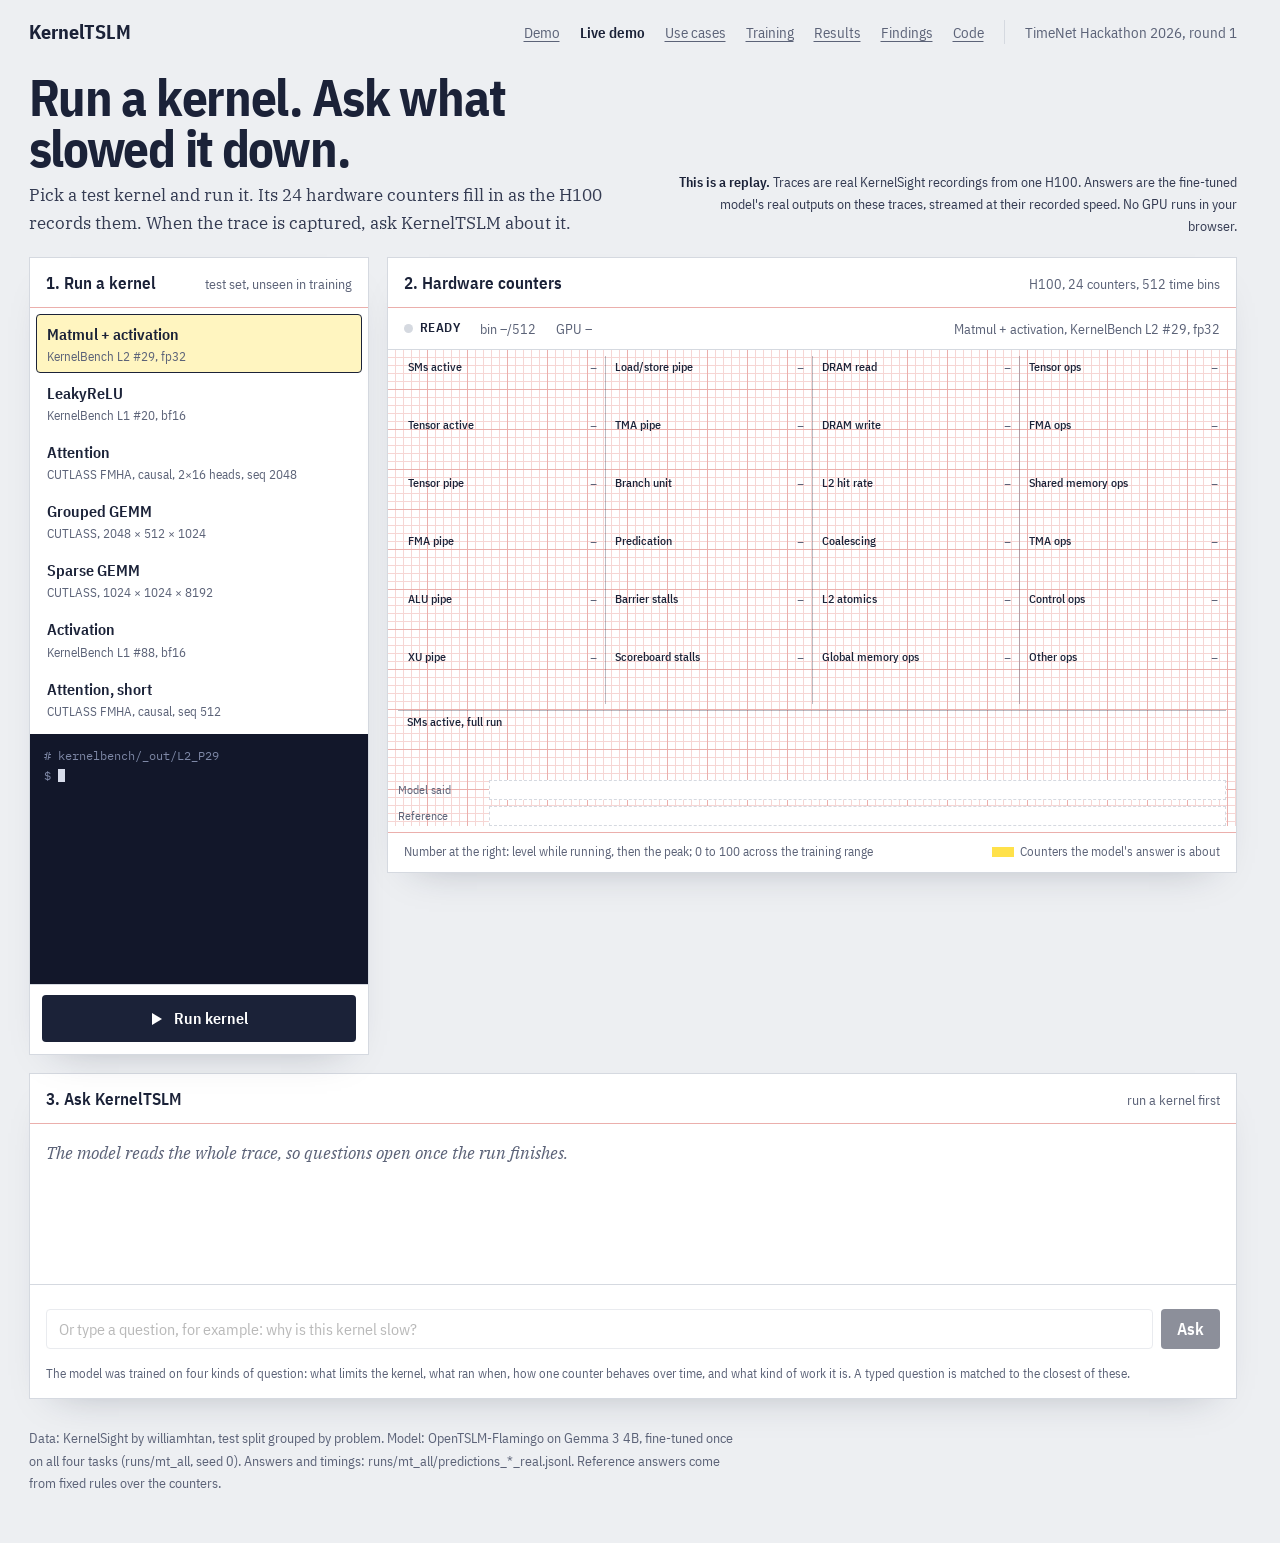
<file: site/live.html>
<!doctype html>
<html lang="en">
<head>
<meta charset="utf-8">
<meta name="viewport" content="width=device-width, initial-scale=1">
<title>KernelTSLM Live</title>
<meta name="description" content="Run a GPU kernel, watch its 24 hardware counters fill in, then ask KernelTSLM about the trace. A replay of recorded H100 traces and recorded model answers.">
<link rel="preconnect" href="https://fonts.googleapis.com">
<link rel="preconnect" href="https://fonts.gstatic.com" crossorigin>
<link rel="stylesheet" href="https://fonts.googleapis.com/css2?family=IBM+Plex+Sans+Condensed:wght@400;500;600;700&family=IBM+Plex+Serif:ital,wght@0,400;0,500;1,400&family=IBM+Plex+Mono:wght@400;500&display=swap">
<link rel="stylesheet" href="kx.css">
<style>
:root { --term: #12172A; --term-ink: #D7DCEA; --term-dim: #7E88A6; --run: #2C6B3C; --mono: "IBM Plex Mono", ui-monospace, monospace; }
.head { display: grid; grid-template-columns: minmax(0, 1fr) auto; gap: 8px 32px; align-items: end; padding-block: 8px 20px; }
.head h1 { font-family: var(--sans); font-weight: 700; font-size: clamp(2rem, 4.6vw, 3.2rem); line-height: 1; letter-spacing: -0.025em; }
.head p { max-width: 70ch; color: var(--body); margin-top: 8px; }
.note { font-family: var(--sans); font-size: 0.86rem; color: var(--muted); max-width: 40ch; text-align: right; }
.note b { color: var(--ink); font-weight: 600; }

.stage { display: grid; grid-template-columns: minmax(0, 340px) minmax(0, 1fr); gap: 18px; align-items: start; }
.card { background: var(--paper); border: 1px solid var(--line); box-shadow: 0 18px 40px -28px rgba(27,34,56,.35); }
.card h2 { font-family: var(--sans); font-weight: 600; font-size: 1.05rem; padding: 12px 16px 10px; border-bottom: 1px solid var(--major); display: flex; justify-content: space-between; align-items: baseline; gap: 12px; }
.card h2 small { font-weight: 400; font-size: 0.85rem; color: var(--muted); }

/* Run panel */
.klist { display: grid; padding: 6px; font-family: var(--sans); }
.kbtn { display: grid; gap: 1px; text-align: left; background: none; border: 1px solid transparent; border-radius: 4px; padding: 7px 10px; cursor: pointer; }
.kbtn b { font-weight: 600; font-size: 0.98rem; }
.kbtn span { font-size: 0.82rem; color: var(--muted); line-height: 1.3; }
.kbtn:hover { background: var(--desk); }
.kbtn[aria-pressed="true"] { border-color: var(--ink); background: color-mix(in srgb, var(--marker) 35%, var(--paper)); }
.kbtn:disabled { cursor: default; opacity: .55; }
.runrow { padding: 10px 12px 12px; border-top: 1px solid var(--line); }
.runbtn { width: 100%; display: flex; justify-content: center; align-items: center; gap: 10px; background: var(--ink); color: #fff; border: 0; border-radius: 4px; padding: 11px 14px; font-family: var(--sans); font-weight: 600; font-size: 1rem; cursor: pointer; }
.runbtn:hover { background: #2A3352; }
.runbtn:disabled { background: var(--muted); cursor: default; }
.runbtn svg { width: 14px; height: 14px; }
.term { background: var(--term); color: var(--term-ink); font-family: var(--mono); font-size: 0.76rem; line-height: 1.65; padding: 12px 14px; height: 250px; overflow-y: auto; }
.term .d { color: var(--term-dim); }
.term .ok { color: #8FD3A0; }
.term .y { color: var(--marker); }
.term .cur { display: inline-block; width: 7px; height: 13px; background: var(--term-ink); vertical-align: -2px; animation: blink 1s steps(1) infinite; }
@keyframes blink { 50% { opacity: 0; } }

/* Counter panel */
.status { display: flex; flex-wrap: wrap; gap: 6px 20px; align-items: center; padding: 9px 16px; border-bottom: 1px solid var(--line); font-family: var(--sans); font-size: 0.9rem; color: var(--muted); font-variant-numeric: tabular-nums; }
.badge { display: inline-flex; align-items: center; gap: 7px; font-weight: 600; color: var(--ink); letter-spacing: .04em; font-size: 0.8rem; text-transform: uppercase; }
.badge i { width: 9px; height: 9px; border-radius: 50%; background: var(--line); }
.badge.run i { background: var(--wrong); animation: pulse 1s ease-in-out infinite; }
.badge.done i { background: var(--run); }
@keyframes pulse { 50% { opacity: .25; } }
.status .sp { margin-left: auto; }
.tiles { display: grid; grid-template-columns: repeat(4, minmax(0, 1fr)); gap: 0; padding: 6px 10px 2px; }
.tile { position: relative; height: 58px; border-left: 1px solid rgba(27,34,56,.3); }
.tile:nth-child(4n+1) { border-left-color: transparent; }
.tile canvas, .strip canvas { position: absolute; inset: 0; width: 100%; height: 100%; display: block; }
.tn { position: absolute; left: 6px; top: 3px; z-index: 1; font-family: var(--sans); font-size: 0.78rem; font-weight: 500; line-height: 1.2; padding: 0 3px; background: linear-gradient(var(--marker), var(--marker)) no-repeat left / 0% 100%; transition: background-size .45s ease; }
.tv { position: absolute; right: 8px; top: 3px; z-index: 1; font-family: var(--mono); font-size: 0.72rem; color: var(--muted); font-variant-numeric: tabular-nums; }
.tile.hot .tv { color: var(--ink); font-weight: 500; }
.tile.marked .tn { background-size: 100% 100%; }
.strip { position: relative; height: 70px; margin: 4px 10px 0; border-top: 1px solid rgba(27,34,56,.3); }
.bandrow { display: grid; grid-template-columns: 5.2rem minmax(0, 1fr); align-items: center; gap: 8px; margin: 0 10px 6px; font-family: var(--sans); font-size: 0.78rem; color: var(--muted); }
.bands { display: flex; height: 20px; border: 1px solid var(--ink); background: var(--paper); }
.bands.empty { border-style: dashed; border-color: var(--line); }
.bands div { height: 100%; display: flex; align-items: center; padding-left: 5px; font-family: var(--sans); font-size: 0.76rem; color: var(--ink); white-space: nowrap; overflow: hidden; border-left: 1px solid var(--ink); }
.bands div:first-child { border-left: 0; }
.bands .busy { background: #DCE1EE; }
.bands .idle { color: var(--muted); }
.bands .unlabeled { background: repeating-linear-gradient(45deg, #fff 0 4px, #E4E6EB 4px 6px); }
.legend { padding: 8px 16px 10px; border-top: 1px solid var(--major); font-family: var(--sans); font-size: 0.82rem; color: var(--muted); display: flex; flex-wrap: wrap; gap: 4px 20px; justify-content: space-between; }
.legend i { display: inline-block; width: 22px; height: 10px; background: var(--marker); vertical-align: -1px; margin-right: 6px; }

/* Ask panel */
.ask { margin-top: 18px; }
.chat { min-height: 160px; max-height: 520px; overflow-y: auto; padding: 16px; display: grid; gap: 14px; align-content: start; }
.empty-chat { color: var(--muted); font-style: italic; }
.msg { display: grid; gap: 4px; max-width: 78ch; }
.msg .who { font-family: var(--sans); font-size: 0.8rem; color: var(--muted); font-weight: 500; }
.msg.you { justify-self: end; text-align: right; }
.msg.you .body { background: var(--ink); color: #fff; border-radius: 10px 10px 2px 10px; padding: 8px 12px; font-family: var(--sans); font-size: 0.98rem; }
.msg.kx .body { border-left: 3px solid var(--ink); padding: 2px 0 2px 12px; font-size: 1.08rem; line-height: 1.6; }
mark.hl { color: inherit; padding: 0 2px; border-radius: 2px; background: linear-gradient(var(--marker), var(--marker)) no-repeat left / 0% 100%; transition: background-size .55s ease; }
mark.hl.on { background-size: 100% 100%; }
@media (prefers-reduced-motion: reduce) { mark.hl { transition: none; } }
.msg.kx .body .tryit { display: block; font-style: italic; margin-top: 4px; }
.msg .meta { font-family: var(--sans); font-size: 0.82rem; color: var(--muted); display: flex; flex-wrap: wrap; gap: 2px 14px; padding-left: 15px; }
.msg .meta .ok { color: var(--right); font-weight: 600; } .msg .meta .no { color: var(--wrong); font-weight: 600; }
.msg details { padding-left: 15px; font-family: var(--sans); font-size: 0.8rem; color: var(--muted); }
.msg details pre { white-space: pre-wrap; margin-top: 4px; font-family: var(--mono); font-size: 0.72rem; line-height: 1.5; background: var(--desk); border: 0; padding: 8px 10px; color: var(--body); }
.msg .cmpb { padding-left: 15px; display: grid; gap: 4px; }
.msg .cmpb .bandrow { margin: 0; }
.dots span { display: inline-block; width: 6px; height: 6px; border-radius: 50%; background: var(--muted); margin-right: 4px; animation: pulse 1s infinite; }
.dots span:nth-child(2) { animation-delay: .2s; } .dots span:nth-child(3) { animation-delay: .4s; }
.caret { display: inline-block; width: 2px; height: 1em; background: var(--ink); vertical-align: -2px; margin-left: 1px; animation: blink 1s steps(1) infinite; }
.chips { display: flex; flex-wrap: wrap; gap: 8px; padding: 12px 16px 4px; border-top: 1px solid var(--line); }
.chip { background: var(--paper); border: 1px solid var(--line); border-radius: 999px; padding: 6px 13px; font-family: var(--sans); font-size: 0.92rem; cursor: pointer; text-align: left; }
.chip:hover { border-color: var(--ink); }
.chip:disabled { opacity: .45; cursor: default; border-color: var(--line); }
.chip.more { color: var(--muted); }
.inrow { display: flex; gap: 8px; padding: 8px 16px 14px; }
.inrow input { flex: 1; min-width: 0; font-family: var(--sans); font-size: 1rem; padding: 9px 12px; border: 1px solid var(--line); border-radius: 4px; background: var(--paper); color: var(--ink); }
.inrow input:focus { outline: 2px solid var(--ink); outline-offset: 0; }
.inrow button { background: var(--ink); color: #fff; border: 0; border-radius: 4px; padding: 0 16px; font-family: var(--sans); font-weight: 600; cursor: pointer; }
.inrow button:disabled, .inrow input:disabled { opacity: .5; cursor: default; }
.hint { padding: 0 16px 14px; font-family: var(--sans); font-size: 0.82rem; color: var(--muted); }

@media (max-width: 980px) {
  .stage { grid-template-columns: minmax(0, 1fr); }
  .klist { grid-template-columns: repeat(2, minmax(0, 1fr)); }
  .term { height: 170px; }
}
@media (max-width: 640px) {
  .head { grid-template-columns: minmax(0, 1fr); } .note { text-align: left; }
  .tiles { grid-template-columns: repeat(2, minmax(0, 1fr)); }
  .tile:nth-child(4n+1) { border-left-color: rgba(27,34,56,.3); }
  .tile:nth-child(2n+1) { border-left-color: transparent; }
  .klist { grid-template-columns: minmax(0, 1fr); }
  .status .sp { margin-left: 0; }
}
@media (prefers-reduced-motion: reduce) { .badge.run i, .cur, .caret, .dots span { animation: none; } .tn { transition: none; } }
</style>
</head>
<body>
<div class="wrap">
  <header class="top">
    <a class="mark" href="index.html">KernelTSLM</a>
    <nav aria-label="Sections"><a href="index.html#demo">Demo</a><a href="live.html" aria-current="page">Live demo</a><a href="index.html#usecases">Use cases</a><a href="index.html#training">Training</a><a href="index.html#results">Results</a><a href="index.html#findings">Findings</a><a href="https://github.com/Nawaf-TBE/kernel-xray">Code</a><span class="event">TimeNet Hackathon 2026, round 1</span></nav>
  </header>

  <section class="head">
    <div>
      <h1>Run a kernel. Ask what slowed it down.</h1>
      <p>Pick a test kernel and run it. Its 24 hardware counters fill in as the H100 records them. When the trace is captured, ask KernelTSLM about it.</p>
    </div>
    <p class="note"><b>This is a replay.</b> Traces are real KernelSight recordings from one H100. Answers are the fine-tuned model's real outputs on these traces, streamed at their recorded speed. No GPU runs in your browser.</p>
  </section>

  <div class="stage">
    <section class="card" aria-labelledby="run-h">
      <h2 id="run-h">1. Run a kernel <small>test set, unseen in training</small></h2>
      <div class="klist" id="klist" role="group" aria-label="Kernels"></div>
      <div class="term" id="term" aria-live="polite"></div>
      <div class="runrow"><button class="runbtn" id="run" type="button"><svg viewBox="0 0 14 14" aria-hidden="true"><path d="M2 1 L12 7 L2 13 Z" fill="currentColor"/></svg><span>Run kernel</span></button></div>
    </section>

    <section class="card" aria-labelledby="ctr-h">
      <h2 id="ctr-h">2. Hardware counters <small>H100, 24 counters, 512 time bins</small></h2>
      <div class="status"><span class="badge" id="badge"><i></i><span id="state">Idle</span></span><span id="bin">bin –/512</span><span id="busy">GPU –</span><span class="sp" id="kname"></span></div>
      <div class="paper">
        <div class="tiles" id="tiles"></div>
        <div class="strip" id="strip"><span class="tn">SMs active, full run</span><canvas></canvas></div>
        <div class="bandrow"><span>Model said</span><div class="bands empty" id="b-model"></div></div>
        <div class="bandrow"><span>Reference</span><div class="bands empty" id="b-ref"></div></div>
      </div>
      <div class="legend"><span>Number at the right: level while running, then the peak; 0 to 100 across the training range</span><span><i></i>Counters the model's answer is about</span></div>
    </section>
  </div>

  <section class="card ask" aria-labelledby="ask-h">
    <h2 id="ask-h">3. Ask KernelTSLM <small id="askstate">run a kernel first</small></h2>
    <div class="chat" id="chat" aria-live="polite"><p class="empty-chat">The model reads the whole trace, so questions open once the run finishes.</p></div>
    <div class="chips" id="chips"></div>
    <form class="inrow" id="form"><input id="q" type="text" autocomplete="off" placeholder="Or type a question, for example: why is this kernel slow?" disabled><button type="submit" id="send" disabled>Ask</button></form>
    <p class="hint">The model was trained on four kinds of question: what limits the kernel, what ran when, how one counter behaves over time, and what kind of work it is. A typed question is matched to the closest of these.</p>
  </section>

  <footer>Data: KernelSight by williamhtan, test split grouped by problem. Model: OpenTSLM-Flamingo on Gemma 3 4B, fine-tuned once on all four tasks (runs/mt_all, seed 0). Answers and timings: runs/mt_all/predictions_*_real.jsonl. Reference answers come from fixed rules over the counters.</footer>
</div>

<script src="demo-data.js"></script>
<script src="live-data.js"></script>
<script>
(function () {
  var KX = window.KX, LIVE = window.KX_LIVE; if (!KX || !LIVE) return;
  var LABEL = {"DRAM Read Bandwidth [Throughput %]":"DRAM read","DRAM Write Bandwidth [Throughput %]":"DRAM write","SMs Active [Throughput %]":"SMs active",
    "Tensor Active [Throughput %]":"Tensor active","pipe: tensor_op_hmma":"Tensor pipe","pipe: fma":"FMA pipe","pipe: alu":"ALU pipe","pipe: xu":"XU pipe",
    "pipe: lsu":"Load/store pipe","pipe: tma":"TMA pipe","pipe: cbu":"Branch unit","hit: l2":"L2 hit rate","gmem_coalesce_ratio":"Coalescing",
    "stall: barrier":"Barrier stalls","stall: short_scoreboard":"Scoreboard stalls","atom: lts_atomic_input_pct":"L2 atomics","pred_on_per_inst_ratio":"Predication",
    "sass_compute_tensor":"Tensor ops","sass_compute_fma":"FMA ops","sass_memory_global":"Global memory ops","sass_memory_shared":"Shared memory ops",
    "sass_memory_tma":"TMA ops","sass_control":"Control ops","sass_misc":"Other ops"};
  var IDX = {}; KX.channels.forEach(function (c, i) { IDX[LABEL[c]] = i; });
  var COLS = [["SMs active","Tensor active","Tensor pipe","FMA pipe","ALU pipe","XU pipe"],
    ["Load/store pipe","TMA pipe","Branch unit","Predication","Barrier stalls","Scoreboard stalls"],
    ["DRAM read","DRAM write","L2 hit rate","Coalescing","L2 atomics","Global memory ops"],
    ["Tensor ops","FMA ops","Shared memory ops","TMA ops","Control ops","Other ops"]];
  var KEYS = {"memory bandwidth":["DRAM read","DRAM write","L2 hit rate"],"tensor cores":["Tensor active","Tensor pipe"],"FMA pipe":["FMA pipe","Tensor active"],
    "ALU pipe":["ALU pipe"],"XU pipe":["XU pipe"],"low SM utilization":["SMs active"],"launch gaps":["SMs active"],"barrier stalls":["Barrier stalls"],"latency":["Coalescing","ALU pipe"]};
  var CELLS = 256, BINS = 512, INK = "#1B2238";
  var EVIDENCE = {"FMA pipe": ["FMA pipe", "Tensor active"], "tensor cores": ["Tensor active"], "memory bandwidth": ["DRAM traffic", "L2 hit rate"],
    "low SM utilization": ["SMs active"], "latency": ["Coalescing", "ALU pipe"], "ALU pipe": ["ALU pipe"], "XU pipe": ["XU pipe"],
    "launch gaps": ["The GPU is idle"], "barrier stalls": ["Barrier stalls"]};
  var reduce = window.matchMedia("(prefers-reduced-motion: reduce)").matches;
  function runMs() { return reduce ? 600 : (window.KX_RUN_MS || 7000); }  // the demo recorder sets KX_RUN_MS to fit the voiceover
  var $ = function (id) { return document.getElementById(id); };
  function esc(s) { return String(s).replace(/[&<>"]/g, function (c) { return {"&":"&amp;","<":"&lt;",">":"&gt;",'"':"&quot;"}[c]; }); }
  var RAW = KX.channels.map(function (ch) { return [ch, LABEL[ch]]; }).concat(KX.channels.map(function (ch) { return [ch.replace(/\s*\[Throughput %\]/, ""), LABEL[ch]]; }))
    .sort(function (a, b) { return b[0].length - a[0].length; });
  function friendly(s) { RAW.forEach(function (r) { s = s.split(r[0]).join(r[1]); }); return s; }
  function steps(tl) { return tl.split(";").map(function (s) { var q = s.trim().split(" "); return {at: +q[0], s: q.slice(1).join(" ")}; }); }
  function perBin(tl) { var st = steps(tl), out = new Array(BINS), k = 0; for (var b = 0; b < BINS; b++) { while (k + 1 < st.length && st[k + 1].at <= b) k++; out[b] = st[k].s; } return out; }
  function bandsHTML(tl) { var st = steps(tl); return st.map(function (s, k) { var end = k + 1 < st.length ? st[k + 1].at : BINS,
      cls = s.s === "idle" ? "idle" : s.s === "unlabeled" ? "unlabeled" : "busy";
      return '<div class="' + cls + '" style="width:' + ((end - s.at) / BINS * 100) + '%" title="Bins ' + s.at + "–" + (end - 1) + ": " + esc(s.s) + '">' + (s.s === "unlabeled" ? "" : esc(s.s)) + "</div>"; }).join(""); }

  // ---- tiles ----
  var tilesEl = $("tiles"), tiles = [];
  for (var r = 0; r < 6; r++) for (var c = 0; c < 4; c++) {
    var n = COLS[c][r], d = document.createElement("div"); d.className = "tile";
    d.innerHTML = '<span class="tn" title="' + esc(KX.channels[IDX[n]]) + '">' + n + '</span><span class="tv">–</span><canvas></canvas>';
    tilesEl.appendChild(d); tiles.push({name: n, ci: IDX[n], el: d, cv: d.querySelector("canvas"), tv: d.querySelector(".tv"), top: 20});
  }
  var strip = {name: "SMs active", ci: IDX["SMs active"], el: $("strip"), cv: document.querySelector("#strip canvas"), top: 22};
  var all = tiles.concat([strip]);
  function size(L) { var b = L.cv.getBoundingClientRect(), dpr = window.devicePixelRatio || 1;
    L.cv.width = Math.round(b.width * dpr); L.cv.height = Math.round(b.height * dpr); L.w = b.width; L.h = b.height;
    L.c = L.cv.getContext("2d"); L.c.setTransform(dpr, 0, 0, dpr, 0, 0); }
  function draw(L, cells) {
    var c = L.c, w = L.w, h = L.h, bot = 5, x = 0, y = 0; if (!c) return;
    c.clearRect(0, 0, w, h); if (!data || cells < 1) return;
    var last = Math.min(CELLS - 1, cells - 1);
    c.beginPath();
    for (var i = 0; i <= last; i++) { x = 4 + i / (CELLS - 1) * (w - 8); y = h - bot - (h - L.top - bot) * data[L.ci * CELLS + i] / 255; i ? c.lineTo(x, y) : c.moveTo(x, y); }
    c.strokeStyle = INK; c.lineWidth = 1.35; c.lineJoin = "round"; c.stroke();
    if (cells < CELLS) { c.fillStyle = "#B3261E"; c.beginPath(); c.arc(x, y, 2.8, 0, 6.3); c.fill();
      c.strokeStyle = "rgba(179,38,30,.35)"; c.lineWidth = 1; c.beginPath(); c.moveTo(x + 0.5, L.top - 4); c.lineTo(x + 0.5, h); c.stroke(); }
  }

  // ---- kernels ----
  var order = [3, 6, 0, 1, 2, 4, 5], K = null, L = null, data = null, sel = 0, state = "idle", cells = 0, t0 = 0, logged = {};
  var klist = $("klist");
  order.forEach(function (ki, i) { var k = KX.kernels[ki], b = document.createElement("button"); b.type = "button"; b.className = "kbtn";
    b.innerHTML = "<b>" + esc(k.name) + "</b><span>" + esc(k.detail.replace(/ · /g, ", ")) + "</span>";
    b.addEventListener("click", function () { if (state !== "run") select(i); }); klist.appendChild(b); });

  var term = $("term");
  function log(html) { var cur = term.querySelector(".cur"); if (cur) cur.remove(); term.insertAdjacentHTML("beforeend", "<div>" + html + "</div>"); term.scrollTop = term.scrollHeight; }
  function prompt() { log('<span class="d">$</span> <span class="cur"></span>'); }

  function select(i) {
    sel = i; K = KX.kernels[order[i]]; L = LIVE[K.path]; data = null; cells = 0; state = "idle";
    klist.querySelectorAll(".kbtn").forEach(function (b, k) { b.setAttribute("aria-pressed", k === i ? "true" : "false"); });
    $("badge").className = "badge"; $("state").textContent = "Ready"; $("bin").textContent = "bin –/512"; $("busy").textContent = "GPU –";
    $("kname").textContent = K.name + ", " + K.detail.replace(/ · /g, ", ");
    ["b-model", "b-ref"].forEach(function (id) { $(id).innerHTML = ""; $(id).classList.add("empty"); });
    tiles.forEach(function (T) { T.tv.textContent = "–"; T.el.classList.remove("hot", "marked"); });
    all.forEach(function (T) { draw(T, 0); });
    term.innerHTML = ""; log('<span class="d"># ' + esc(K.path.replace(/\/input\/tensor_input\.npz$/, "").replace(/^kernels\//, "")) + "</span>"); prompt();
    $("run").disabled = false; $("run").querySelector("span").textContent = "Run kernel";
    resetChat();
  }

  function run() {
    if (!K) return;
    var raw = atob(K.heat); data = new Uint8Array(raw.length); for (var j = 0; j < raw.length; j++) data[j] = raw.charCodeAt(j);
    state = "run"; cells = 0; t0 = performance.now(); logged = {lastBusy: null, n: 0};
    $("run").disabled = true; $("run").querySelector("span").textContent = "Running…";
    klist.querySelectorAll(".kbtn").forEach(function (b) { b.disabled = true; });
    $("badge").className = "badge run"; $("state").textContent = "Recording";
    var cur = term.querySelector(".cur"); if (cur) cur.parentNode.innerHTML = '<span class="d">$</span> replay ' + esc(K.id);
    log('<span class="d">device</span>  NVIDIA H100, 132 SMs');
    log('<span class="d">record</span>  24 counters, 512 time bins');
    log('<span class="y">▶ launch</span> ' + esc(K.name));
    resetChat();
  }

  var refBins = null;
  function tick(now) {
    if (state === "run") {
      var p = Math.min(1, (now - t0) / runMs()), nc = Math.max(1, Math.round(p * CELLS));
      if (nc !== cells) {
        cells = nc; var bin = Math.min(BINS - 1, cells * 2 - 1);
        all.forEach(function (T) { draw(T, cells); });
        tiles.forEach(function (T) { var v = data[T.ci * CELLS + cells - 1]; T.tv.textContent = Math.round(v / 2.55); T.el.classList.toggle("hot", v > 128); });
        $("bin").textContent = "bin " + bin + "/512";
        refBins = refBins && refBins.k === K ? refBins : {k: K, b: perBin(K.timeline)};
        var busy = refBins.b[bin] !== "idle"; $("busy").textContent = busy ? "GPU busy" : "GPU idle";
        if (busy !== logged.lastBusy) { logged.n++;
          if (logged.n <= 8) log('<span class="d">bin ' + String(bin).padStart(3, " ") + "</span>  " + (busy ? "kernel busy" : '<span class="d">idle</span>'));
          else if (logged.n === 9) log('<span class="d">…</span>');
          logged.lastBusy = busy; }
      }
      if (p >= 1) finishRun();
    }
    requestAnimationFrame(tick);
  }
  function finishRun() {
    state = "done"; $("badge").className = "badge done"; $("state").textContent = "Trace captured"; $("bin").textContent = "bin 511/512"; $("busy").textContent = "24 × 512 samples";
    log('<span class="ok">✓ done</span>  trace captured, 24 × 512 samples');
    log('<span class="d">ready</span>   ask KernelTSLM below'); prompt();
    $("run").disabled = false; $("run").querySelector("span").textContent = "Run again";
    klist.querySelectorAll(".kbtn").forEach(function (b) { b.disabled = false; });
    tiles.forEach(function (T) { var mx = 0; for (var i = 0; i < CELLS; i++) mx = Math.max(mx, data[T.ci * CELLS + i]);
      T.tv.textContent = "peak " + Math.round(mx / 2.55); T.el.classList.remove("hot"); });
    openChat();
  }
  $("run").addEventListener("click", run);

  // ---- questions ----
  function tq(t) {
    var p = t.prompt, m;
    if (t.type === "trend") { m = /trend of '([^']+)'/.exec(p); return "While " + friendly(m[1]) + " is active, is it rising or falling?"; }
    if (t.type === "peak_side") { m = /Does '([^']+)' reach its highest value before or after Bin (\d+)/.exec(p) || /'([^']+)'.*?Bin (\d+)/.exec(p);
      return "Does " + friendly(m[1]) + " peak before or after bin " + m[2] + "?"; }
    if (t.type === "iteration_at_bin") { m = /Bin (\d+) is busy/.exec(p); return "Bin " + m[1] + " is busy. Which busy period is it part of?"; }
    if (t.type === "longest_gap_len") return "How many bins long is the longest idle gap?";
    return friendly(p);
  }
  function questions() {
    var qs = [{task: "diagnosis", text: "What limits this kernel, and what should I try?", rec: L.diagnosis},
      {task: "segmentation", text: "What ran when?", rec: L.segmentation},
      {task: "classification", text: "What kind of work is this kernel doing?", rec: L.classification}];
    var seen = {}, extra = [];
    L.temporal.forEach(function (t) { var item = {task: "temporal", text: tq(t), rec: t};
      if (!seen[t.type]) { seen[t.type] = 1; qs.push(item); } else extra.push(item); });
    return {main: qs, extra: extra};
  }
  var chat = $("chat"), chips = $("chips"), busyAnswer = false, Q = null, asked = {};
  function resetChat() {
    chat.innerHTML = '<p class="empty-chat">The model reads the whole trace, so questions open once the run finishes.</p>';
    chips.innerHTML = ""; $("q").disabled = true; $("send").disabled = true; $("askstate").textContent = "run a kernel first"; asked = {};
  }
  function openChat() {
    chat.innerHTML = '<p class="empty-chat">Trace captured for ' + esc(K.name) + ". Pick a question or type one.</p>";
    $("q").disabled = false; $("send").disabled = false; $("askstate").textContent = "trace: " + K.name;
    Q = questions(); renderChips();
  }
  function renderChips() {
    chips.innerHTML = "";
    Q.main.forEach(function (q) { chips.appendChild(chip(q)); });
    if (Q.extra.length) { var m = document.createElement("button"); m.type = "button"; m.className = "chip more"; m.textContent = "+ " + Q.extra.length + " more timing questions";
      m.addEventListener("click", function () { Q.main = Q.main.concat(Q.extra); Q.extra = []; renderChips(); }); chips.appendChild(m); }
  }
  function chip(q) { var b = document.createElement("button"); b.type = "button"; b.className = "chip"; b.textContent = q.text; b.disabled = !!asked[q.text] || busyAnswer;
    b.addEventListener("click", function () { ask(q, q.text); }); return b; }
  function setChips(on) { chips.querySelectorAll(".chip:not(.more)").forEach(function (b) { b.disabled = !on || !!asked[b.textContent]; }); $("send").disabled = !on; }

  function route(text) {
    var s = text.toLowerCase(), qs = Q.main.concat(Q.extra);
    var byTask = function (t) { return qs.filter(function (q) { return q.task === t; })[0]; };
    var counter = null; Object.keys(IDX).forEach(function (n) { if (s.indexOf(n.toLowerCase()) >= 0 && (!counter || n.length > counter.length)) counter = n; });
    if (counter || /\b(ris|fall|trend|increas|decreas|peak|highest|gap|period|bin \d)/.test(s)) {
      var t = qs.filter(function (q) { return q.task === "temporal" && (!counter || q.text.indexOf(counter) >= 0); });
      if (/peak|highest/.test(s)) t = t.filter(function (q) { return q.rec.type === "peak_side"; }).concat(t);
      if (/gap/.test(s)) t = t.filter(function (q) { return q.rec.type === "longest_gap_len"; }).concat(t);
      if (/period|bin \d/.test(s)) t = t.filter(function (q) { return q.rec.type === "iteration_at_bin"; }).concat(t);
      if (t[0]) return t[0];
    }
    if (/slow|limit|bottleneck|bound|fast|speed|optimi|improve|try|why|diagnos|fix/.test(s)) return byTask("diagnosis");
    if (/when|timeline|phase|idle|busy|ran|launch|segment/.test(s)) return byTask("segmentation");
    if (/kind|type|what (is|does)|workload|class|doing|operator|op\b/.test(s)) return byTask("classification");
    return null;
  }
  $("form").addEventListener("submit", function (e) {
    e.preventDefault(); var text = $("q").value.trim(); if (!text || busyAnswer || state !== "done") return;
    $("q").value = ""; var q = route(text);
    if (!q) { addYou(text); var m = addKx(); m.body.innerHTML = "That isn't one of the four questions I was trained on. Ask what limits the kernel, what ran when, how a counter changes over time, or what kind of work it is."; chat.scrollTop = chat.scrollHeight; return; }
    ask(q, text);
  });

  function addYou(text) { var d = document.createElement("div"); d.className = "msg you"; d.innerHTML = '<span class="who">You</span><div class="body">' + esc(text) + "</div>"; chat.appendChild(d); }
  function addKx() { var d = document.createElement("div"); d.className = "msg kx"; d.innerHTML = '<span class="who">KernelTSLM</span><div class="body"><span class="dots"><span></span><span></span><span></span></span></div>'; chat.appendChild(d); return {el: d, body: d.querySelector(".body")}; }

  function ask(q, typed) {
    if (busyAnswer) return;
    var e = chat.querySelector(".empty-chat"); if (e) e.remove();
    busyAnswer = true; asked[q.text] = 1; setChips(false);
    addYou(typed);
    var m = addKx(); chat.scrollTop = chat.scrollHeight;
    if (typed !== q.text) m.el.querySelector(".who").textContent = "KernelTSLM, answering: " + q.text;
    tiles.forEach(function (T) { T.el.classList.remove("marked"); });
    var rec = q.rec, out = q.task === "diagnosis" ? friendly(rec.output) : rec.output;
    var words = out.split(/(\s+)/), total = Math.max(500, rec.seconds * 1000), first = Math.min(350, total * 0.25), start = performance.now() + first;
    var nw = words.length;
    function step(now) {
      if (now < start) { requestAnimationFrame(step); return; }
      var k = Math.min(nw, Math.ceil((now - start) / (total - first) * nw));
      m.body.innerHTML = esc(words.slice(0, k).join("")) + (k < nw ? '<span class="caret"></span>' : "");
      chat.scrollTop = chat.scrollHeight;
      if (k < nw) requestAnimationFrame(step); else done(q, m, out);
    }
    requestAnimationFrame(step);
  }

  function done(q, m, out) {
    var rec = q.rec, meta = [], ok;
    if (q.task === "diagnosis") {
      var sp = /^(.*?)\s*Limiter:\s*([^.]+)\.\s*(?:Try:\s*(.*))?$/.exec(out);
      var lim = sp ? sp[2].trim() : ""; ok = lim === K.limiter;
      // key findings: the evidence for the named limiter, the limiter itself, and what to try
      var ev = EVIDENCE[lim] || [];
      if (sp) m.body.innerHTML = sp[1].split(/(?<=\.)\s+/).map(function (f) {
          return ev.some(function (k) { return f.indexOf(k) === 0; }) ? '<mark class="hl">' + esc(f) + "</mark>" : esc(f); }).join(" ") +
        ' <mark class="hl"><b>Limiter: ' + esc(sp[2]) + ".</b></mark>" + (sp[3] ? '<span class="tryit"><mark class="hl">Try: ' + esc(sp[3]) + "</mark></span>" : "");
      meta.push("Reference limiter: <b>" + esc(K.limiter) + "</b>", ok ? '<span class="ok">Same limiter</span>' : '<span class="no">Different limiter</span>');
      mark(KEYS[lim] || []);
    } else if (q.task === "segmentation") {
      var a = perBin(rec.answer), b = perBin(rec.output), same = 0; for (var i = 0; i < BINS; i++) if (a[i] === b[i]) same++;
      $("b-model").innerHTML = bandsHTML(rec.output); $("b-ref").innerHTML = bandsHTML(rec.answer);
      $("b-model").classList.remove("empty"); $("b-ref").classList.remove("empty");
      m.body.innerHTML = steps(rec.output).map(function (s, k, st) { var end = (k + 1 < st.length ? st[k + 1].at : BINS) - 1, busy = s.s !== "idle" && s.s !== "unlabeled";
        return (busy ? '<mark class="hl">' : "") + "Bins " + s.at + "–" + end + ": " + esc(s.s) + (busy ? "</mark>" : ""); }).join(". ") + ".";
      var cmp = document.createElement("div"); cmp.className = "cmpb";
      cmp.innerHTML = '<div class="bandrow"><span>Model</span><div class="bands">' + bandsHTML(rec.output) + '</div></div><div class="bandrow"><span>Reference</span><div class="bands">' + bandsHTML(rec.answer) + "</div></div>";
      m.el.appendChild(cmp);
      ok = same / BINS >= 0.9; meta.push("<b>" + Math.round(same / BINS * 100) + "%</b> of the 512 bins match the reference");
      mark(["SMs active"]);
    } else {
      ok = rec.output.trim() === rec.answer.trim(); m.body.innerHTML = '<mark class="hl">' + esc(out) + "</mark>";
      meta.push("Reference: <b>" + esc(rec.answer) + "</b>", ok ? '<span class="ok">Correct</span>' : '<span class="no">Wrong</span>');
      if (q.task === "temporal") mark((rec.channels || []).map(function (c) { return LABEL[c]; }));
    }
    meta.push(rec.tokens + (rec.tokens === 1 ? " token" : " tokens") + " in " + rec.seconds.toFixed(2) + " s on one H100");
    var md = document.createElement("div"); md.className = "meta"; md.innerHTML = meta.map(function (x) { return "<span>" + x + "</span>"; }).join(""); m.el.appendChild(md);
    if (rec.prompt) { var det = document.createElement("details"); det.innerHTML = "<summary>Prompt sent to the model</summary><pre>" + esc(rec.prompt) + (rec.options ? "\nanswer_options: " + esc(rec.options.join(", ")) : "") + "</pre>"; m.el.appendChild(det); }
    chat.scrollTop = chat.scrollHeight;
    m.body.querySelectorAll("mark.hl").forEach(function (h, i) { setTimeout(function () { h.classList.add("on"); }, 250 + i * 380); });
    busyAnswer = false; setChips(true);
  }
  function mark(names) { tiles.forEach(function (T) { T.el.classList.toggle("marked", names.indexOf(T.name) >= 0); }); }

  function resize() { all.forEach(size); all.forEach(function (T) { draw(T, state === "idle" ? 0 : cells); }); }
  var lastW = 0;
  if ("ResizeObserver" in window) new ResizeObserver(function () { var w = tilesEl.getBoundingClientRect().width; if (Math.abs(w - lastW) > 0.5) { lastW = w; resize(); } }).observe(tilesEl);
  else window.addEventListener("resize", resize);
  select(0); resize(); requestAnimationFrame(tick);
})();
</script>
</body>
</html>
</file>
<file: site-v2/kx.css>
/* Kernel X-Ray shared styles: tokens, page frame, grid paper and the results dot plots.
   Used by index.html. Light only: navy ink on white chart paper. */
:root {
  --desk: #EDEFF2; --paper: #FFFFFF; --ink: #1B2238; --body: #343B52; --muted: #5C6378; --line: #D5D9E0;
  --minor: #F6D6D4; --major: #EBAFAC; --marker: #FFE14A; --right: #2C6B3C; --wrong: #B3261E;
  --sans: "IBM Plex Sans Condensed", "Arial Narrow", sans-serif;
  --serif: "IBM Plex Serif", Georgia, serif;
  color-scheme: light;
}
* { box-sizing: border-box; }
html { scrollbar-gutter: stable; }
body { margin: 0; background: var(--desk); color: var(--ink); font-family: var(--serif); font-size: 17px; line-height: 1.6; }
h1, h2, h3, p, dl, dd, figure, ul { margin: 0; }
button { font: inherit; color: inherit; }
a { color: inherit; text-underline-offset: 3px; }
:focus-visible { outline: 2px solid var(--ink); outline-offset: 2px; }
.wrap { max-width: 1240px; margin: 0 auto; padding: 0 max(16px, env(safe-area-inset-left)); }

/* Top line */
.top { display: flex; justify-content: space-between; align-items: center; gap: 8px 16px; min-height: 64px; padding-block: 12px; font-family: var(--sans); flex-wrap: wrap; }
.mark { font-weight: 700; font-size: 1.25rem; letter-spacing: -0.01em; text-decoration: none; }
.top nav { display: flex; gap: 6px 20px; font-size: 0.95rem; color: var(--muted); flex-wrap: wrap; }
.top nav a[aria-current="page"] { color: var(--ink); text-decoration: none; font-weight: 600; }
.top nav .event { padding-left: 20px; border-left: 1px solid var(--line); }
.check { margin-top: 22px; max-width: 760px; }
@media (max-width: 640px) { .top nav .event { display: none; } }

/* Chart paper */
.paper {
  background-color: var(--paper);
  background-image:
    linear-gradient(var(--major) 1px, transparent 1px), linear-gradient(90deg, var(--major) 1px, transparent 1px),
    linear-gradient(var(--minor) 1px, transparent 1px), linear-gradient(90deg, var(--minor) 1px, transparent 1px);
  background-size: 40px 40px, 40px 40px, 8px 8px, 8px 8px;
  background-position: -1px -1px;
}

/* Section headings shared by both pages */
.sec-h { font-family: var(--sans); font-weight: 600; font-size: clamp(1.7rem, 3.4vw, 2.3rem); line-height: 1.08; letter-spacing: -0.015em; max-width: 32ch; }
.lede { max-width: 64ch; color: var(--body); margin-top: 10px; }

/* Results: dot plots on the same grid paper */
.results { padding-block: 64px 24px; display: grid; gap: 28px; }
.plots { display: grid; grid-template-columns: repeat(2, minmax(0, 1fr)); gap: 36px 56px; }
.plot { display: grid; gap: 6px; align-content: start; }
.plot figcaption { font-family: var(--sans); font-size: 1.05rem; font-weight: 600; margin-bottom: 4px; }
.plot figcaption span { font-weight: 400; color: var(--muted); }
.prow { display: grid; grid-template-columns: 12.5rem minmax(0, 1fr); gap: 14px; align-items: center; font-family: var(--sans); font-size: 0.95rem; color: var(--body); }
.prow.ours { color: var(--ink); font-weight: 600; }
.track { position: relative; height: 26px; }
.track::before { content: ""; position: absolute; left: 0; right: 0; top: 50%; height: 1px; background: var(--minor); }
.dot { position: absolute; top: 50%; width: 11px; height: 11px; margin: -5.5px 0 0 -5.5px; border-radius: 50%; background: var(--paper); border: 2px solid var(--muted); }
.ours .dot { background: var(--ink); border-color: var(--ink); width: 13px; height: 13px; margin: -6.5px 0 0 -6.5px; }
.ours .dot.open { background: var(--paper); }
.ours .dot.hl { box-shadow: 0 0 0 5px var(--marker); }
.val { position: absolute; top: 50%; transform: translate(10px, -50%); font-size: 0.85rem; font-weight: 500; font-variant-numeric: tabular-nums; white-space: nowrap; }
.val.left { transform: translate(calc(-100% - 10px), -50%); }
.bar { position: absolute; top: 50%; height: 2px; margin-top: -1px; background: var(--ink); }
.pair .track { height: 42px; }
.pair .track::before, .pair .bar, .pair .dot { top: 34%; }
.val.under { top: 58%; transform: translateX(-50%); font-size: 0.8rem; }
.gridbg { position: absolute; inset: 0; pointer-events: none; }
.gridbg i { position: absolute; top: 0; bottom: 0; width: 1px; background: var(--major); opacity: .55; }
.axis { display: grid; grid-template-columns: 12.5rem minmax(0, 1fr); gap: 14px; font-family: var(--sans); font-size: 0.8rem; color: var(--muted); }
.axis .ticks { position: relative; height: 18px; }
.axis .ticks span { position: absolute; transform: translateX(-50%); }
.plot .cap { font-size: 0.9rem; color: var(--muted); max-width: 54ch; margin-top: 4px; }
.limits { border-top: 1px solid var(--line); padding-top: 18px; display: grid; grid-template-columns: repeat(2, minmax(0, 1fr)); gap: 10px 56px; font-size: 0.93rem; color: var(--body); }

/* Comparison table */
.cmp { width: 100%; border-collapse: collapse; background: var(--paper); border: 1px solid var(--line); font-family: var(--sans); }
.cmp th, .cmp td { text-align: left; vertical-align: top; padding: 10px 14px; border-top: 1px solid var(--minor); }
.cmp thead th { font-weight: 500; font-size: 0.86rem; color: var(--muted); border-top: 0; border-bottom: 1px solid var(--major); line-height: 1.3; }
.cmp tbody th { font-weight: 600; font-size: 0.98rem; line-height: 1.3; }
.cmp span { display: block; font-weight: 400; font-size: 0.82rem; color: var(--muted); line-height: 1.3; margin-top: 2px; }
.cmp td.n { font-size: 1.05rem; font-variant-numeric: tabular-nums; }
.cmp .us { background: color-mix(in srgb, var(--marker) 45%, var(--paper)); }
.cmp thead .us { color: var(--ink); font-weight: 600; }
@media (max-width: 640px) { .cmp th, .cmp td { padding: 8px 8px; } .cmp td span { display: none; } }

footer { padding-block: 28px 48px; font-family: var(--sans); font-size: 0.88rem; color: var(--muted); max-width: 90ch; }

@media (max-width: 900px) { .plots, .limits { grid-template-columns: minmax(0, 1fr); } }
@media (max-width: 520px) { .prow, .axis { grid-template-columns: 8.5rem minmax(0, 1fr); } }
</file>
<file: site/kx.css>
/* Kernel X-Ray shared styles: tokens, page frame, grid paper and the results dot plots.
   Used by index.html. Light only: navy ink on white chart paper. */
:root {
  --desk: #EDEFF2; --paper: #FFFFFF; --ink: #1B2238; --body: #343B52; --muted: #5C6378; --line: #D5D9E0;
  --minor: #F6D6D4; --major: #EBAFAC; --marker: #FFE14A; --right: #2C6B3C; --wrong: #B3261E;
  --sans: "IBM Plex Sans Condensed", "Arial Narrow", sans-serif;
  --serif: "IBM Plex Serif", Georgia, serif;
  color-scheme: light;
}
* { box-sizing: border-box; }
html { scrollbar-gutter: stable; }
body { margin: 0; background: var(--desk); color: var(--ink); font-family: var(--serif); font-size: 17px; line-height: 1.6; }
h1, h2, h3, p, dl, dd, figure, ul { margin: 0; }
button { font: inherit; color: inherit; }
a { color: inherit; text-underline-offset: 3px; }
:focus-visible { outline: 2px solid var(--ink); outline-offset: 2px; }
.wrap { max-width: 1240px; margin: 0 auto; padding: 0 max(16px, env(safe-area-inset-left)); }

/* Top line */
.top { display: flex; justify-content: space-between; align-items: center; gap: 8px 16px; min-height: 64px; padding-block: 12px; font-family: var(--sans); flex-wrap: wrap; }
.mark { font-weight: 700; font-size: 1.25rem; letter-spacing: -0.01em; text-decoration: none; }
.top nav { display: flex; gap: 6px 20px; font-size: 0.95rem; color: var(--muted); flex-wrap: wrap; }
.top nav a[aria-current="page"] { color: var(--ink); text-decoration: none; font-weight: 600; }
.top nav .event { padding-left: 20px; border-left: 1px solid var(--line); }
.check { margin-top: 22px; max-width: 760px; }
@media (max-width: 640px) { .top nav .event { display: none; } }

/* Chart paper */
.paper {
  background-color: var(--paper);
  background-image:
    linear-gradient(var(--major) 1px, transparent 1px), linear-gradient(90deg, var(--major) 1px, transparent 1px),
    linear-gradient(var(--minor) 1px, transparent 1px), linear-gradient(90deg, var(--minor) 1px, transparent 1px);
  background-size: 40px 40px, 40px 40px, 8px 8px, 8px 8px;
  background-position: -1px -1px;
}

/* Section headings shared by both pages */
.sec-h { font-family: var(--sans); font-weight: 600; font-size: clamp(1.7rem, 3.4vw, 2.3rem); line-height: 1.08; letter-spacing: -0.015em; max-width: 32ch; }
.lede { max-width: 64ch; color: var(--body); margin-top: 10px; }

/* Results: dot plots on the same grid paper */
.results { padding-block: 64px 24px; display: grid; gap: 28px; }
.plots { display: grid; grid-template-columns: repeat(2, minmax(0, 1fr)); gap: 36px 56px; }
.plot { display: grid; gap: 6px; align-content: start; }
.plot figcaption { font-family: var(--sans); font-size: 1.05rem; font-weight: 600; margin-bottom: 4px; }
.plot figcaption span { font-weight: 400; color: var(--muted); }
.prow { display: grid; grid-template-columns: 12.5rem minmax(0, 1fr); gap: 14px; align-items: center; font-family: var(--sans); font-size: 0.95rem; color: var(--body); }
.prow.ours { color: var(--ink); font-weight: 600; }
.track { position: relative; height: 26px; }
.track::before { content: ""; position: absolute; left: 0; right: 0; top: 50%; height: 1px; background: var(--minor); }
.dot { position: absolute; top: 50%; width: 11px; height: 11px; margin: -5.5px 0 0 -5.5px; border-radius: 50%; background: var(--paper); border: 2px solid var(--muted); }
.ours .dot { background: var(--ink); border-color: var(--ink); width: 13px; height: 13px; margin: -6.5px 0 0 -6.5px; }
.ours .dot.open { background: var(--paper); }
.ours .dot.hl { box-shadow: 0 0 0 5px var(--marker); }
.val { position: absolute; top: 50%; transform: translate(10px, -50%); font-size: 0.85rem; font-weight: 500; font-variant-numeric: tabular-nums; white-space: nowrap; }
.val.left { transform: translate(calc(-100% - 10px), -50%); }
.bar { position: absolute; top: 50%; height: 2px; margin-top: -1px; background: var(--ink); }
.pair .track { height: 42px; }
.pair .track::before, .pair .bar, .pair .dot { top: 34%; }
.val.under { top: 58%; transform: translateX(-50%); font-size: 0.8rem; }
.gridbg { position: absolute; inset: 0; pointer-events: none; }
.gridbg i { position: absolute; top: 0; bottom: 0; width: 1px; background: var(--major); opacity: .55; }
.axis { display: grid; grid-template-columns: 12.5rem minmax(0, 1fr); gap: 14px; font-family: var(--sans); font-size: 0.8rem; color: var(--muted); }
.axis .ticks { position: relative; height: 18px; }
.axis .ticks span { position: absolute; transform: translateX(-50%); }
.plot .cap { font-size: 0.9rem; color: var(--muted); max-width: 54ch; margin-top: 4px; }
.limits { border-top: 1px solid var(--line); padding-top: 18px; display: grid; grid-template-columns: repeat(2, minmax(0, 1fr)); gap: 10px 56px; font-size: 0.93rem; color: var(--body); }

/* Comparison table */
.cmp { width: 100%; border-collapse: collapse; background: var(--paper); border: 1px solid var(--line); font-family: var(--sans); }
.cmp th, .cmp td { text-align: left; vertical-align: top; padding: 10px 14px; border-top: 1px solid var(--minor); }
.cmp thead th { font-weight: 500; font-size: 0.86rem; color: var(--muted); border-top: 0; border-bottom: 1px solid var(--major); line-height: 1.3; }
.cmp tbody th { font-weight: 600; font-size: 0.98rem; line-height: 1.3; }
.cmp span { display: block; font-weight: 400; font-size: 0.82rem; color: var(--muted); line-height: 1.3; margin-top: 2px; }
.cmp td.n { font-size: 1.05rem; font-variant-numeric: tabular-nums; }
.cmp .us { background: color-mix(in srgb, var(--marker) 45%, var(--paper)); }
.cmp thead .us { color: var(--ink); font-weight: 600; }
@media (max-width: 640px) { .cmp th, .cmp td { padding: 8px 8px; } .cmp td span { display: none; } }

footer { padding-block: 28px 48px; font-family: var(--sans); font-size: 0.88rem; color: var(--muted); max-width: 90ch; }

@media (max-width: 900px) { .plots, .limits { grid-template-columns: minmax(0, 1fr); } }
@media (max-width: 520px) { .prow, .axis { grid-template-columns: 8.5rem minmax(0, 1fr); } }
</file>
